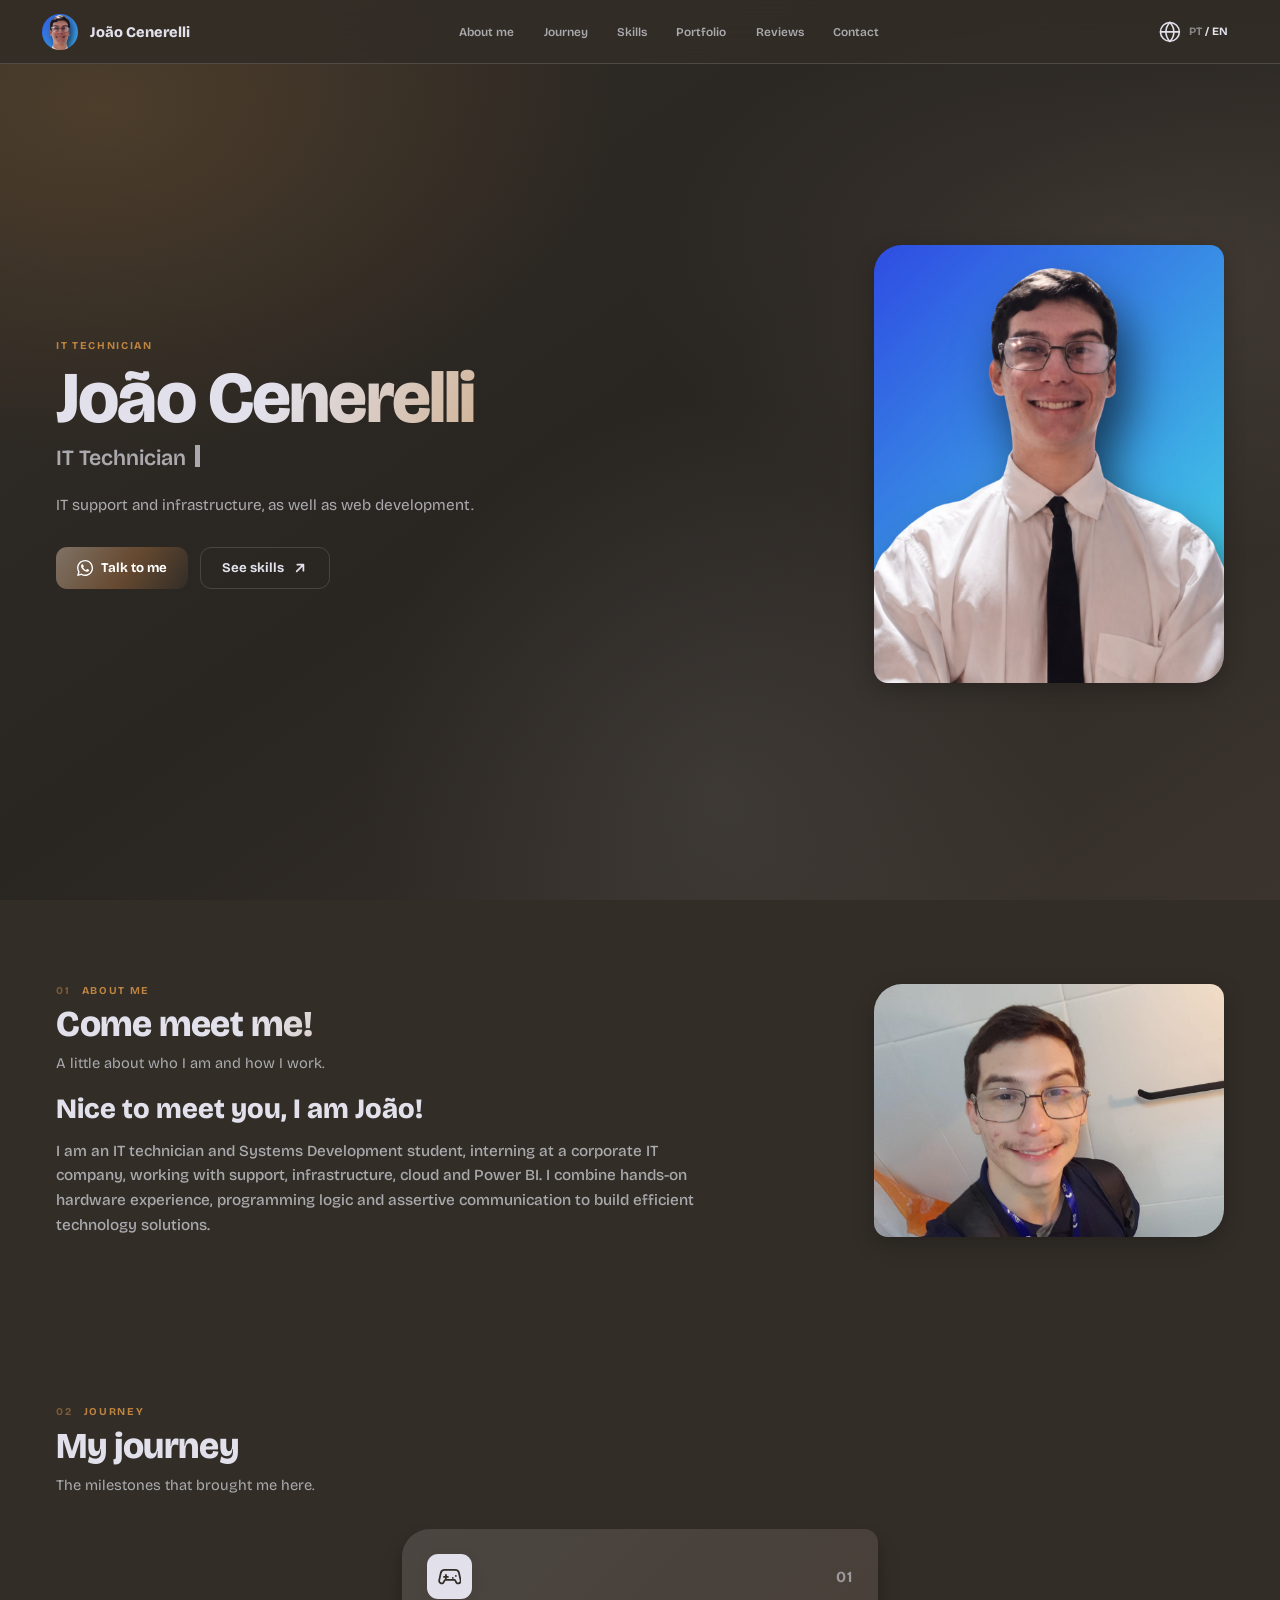
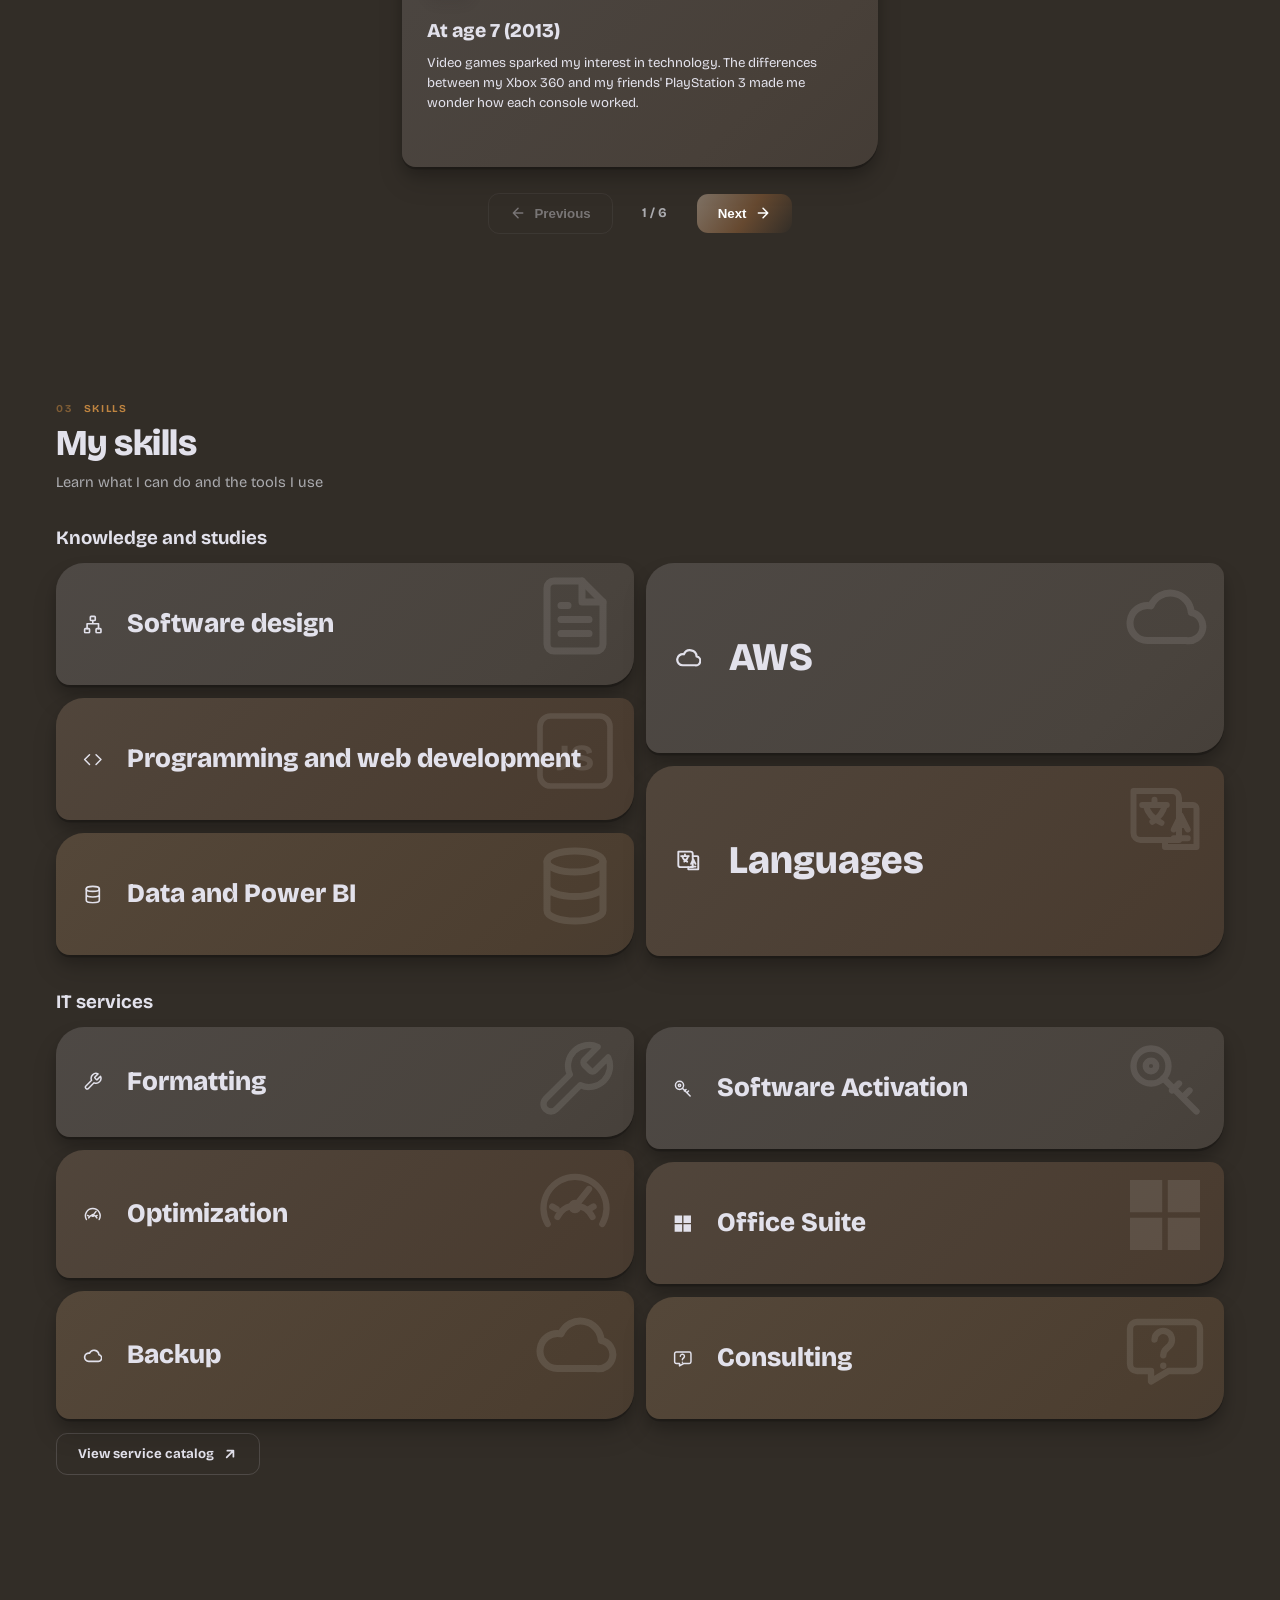
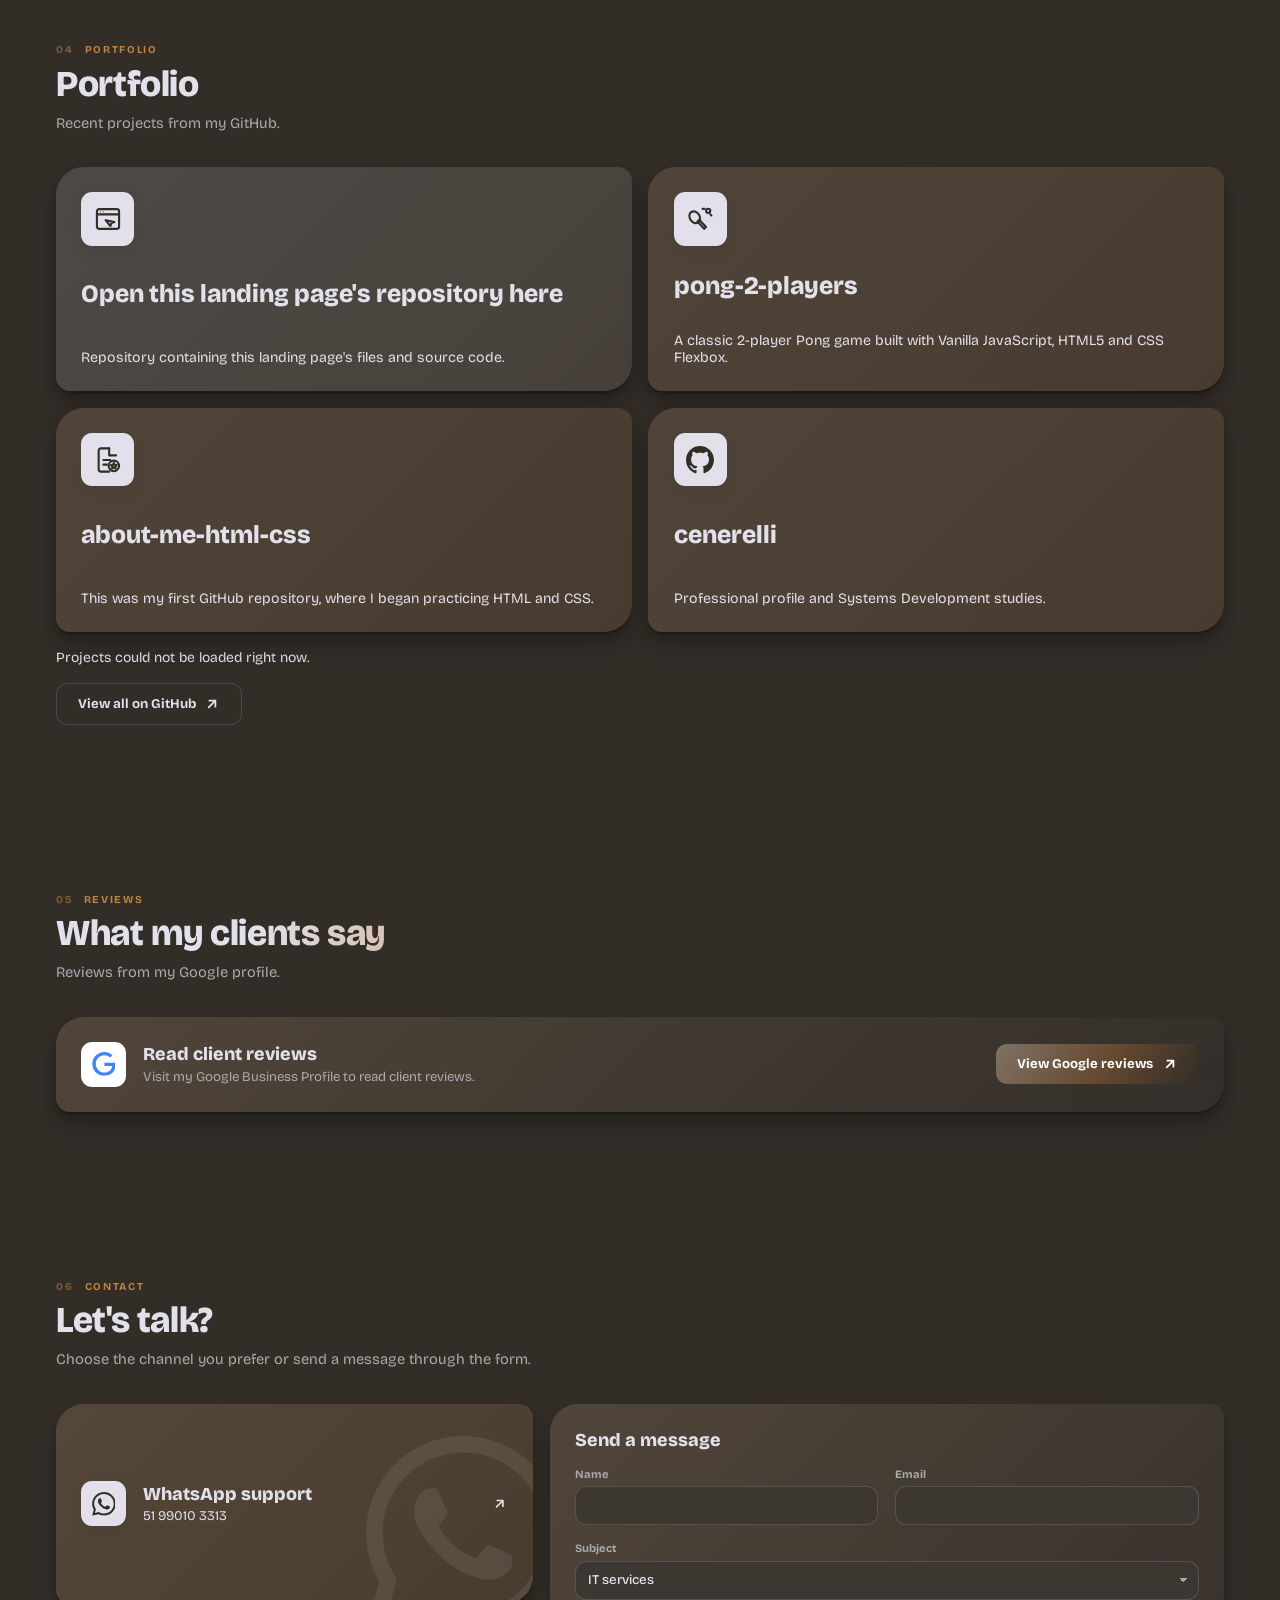
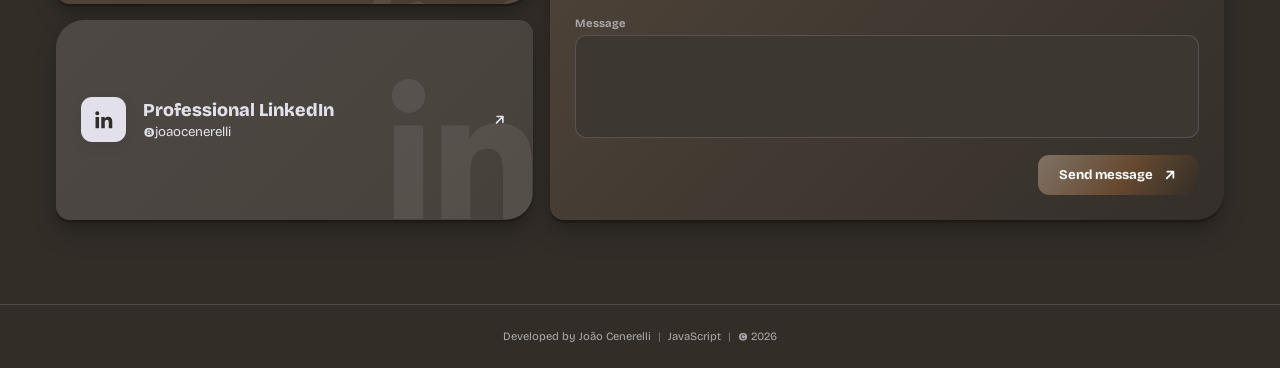
<file: index.html>
<!doctype html>
<html lang="pt-BR" data-theme="dark">
  <head>
    <meta charset="UTF-8" />
    <meta name="viewport" content="width=device-width, initial-scale=1, minimum-scale=1, maximum-scale=1, user-scalable=no" />
    <title>João Cenerelli | Técnico de Informática</title>
    <link rel="icon" type="image/png" sizes="32x32" href="assets/favicon-32x32.png" />
    <link rel="icon" type="image/png" sizes="48x48" href="assets/favicon-48x48.png" />
    <link rel="icon" type="image/png" sizes="192x192" href="assets/favicon-192x192.png" />
    <link rel="shortcut icon" href="assets/favicon.ico" />
    <link rel="apple-touch-icon" href="assets/apple-touch-icon.png" />
    <link rel="preload" href="fonts/BricolageGrotesque-Variable.ttf" as="font" type="font/ttf" crossorigin />
    <link rel="stylesheet" href="css/style.css?v=20261127-1" />
  </head>
  <body>
    <div id="conteudo-site">
      <div class="progresso-rolagem" id="progresso-rolagem"></div>

      <header class="barra-navegacao" id="barra-navegacao">
        <a class="marca" href="#inicio" data-goto="inicio">
          <img class="foto-marca" src="assets/avatar.jpg" alt="Foto de João Cenerelli" data-i18n-alt="profile.alt" decoding="async" />
          <span>João Cenerelli</span>
        </a>
        <nav class="links-navegacao" aria-label="Seções" data-i18n-aria="nav.aria">
          <a href="#sobre" data-goto="sobre">
            <svg class="icone-nav" aria-hidden="true"><use href="assets/icones.svg?v=20261122-3#icone-usuario" /></svg>
            <span data-i18n="nav.about">Sobre mim</span>
          </a>
          <a href="#trajetoria" data-goto="trajetoria">
            <svg class="icone-nav" aria-hidden="true"><use href="assets/icones.svg?v=20261122-3#icone-bandeira" /></svg>
            <span data-i18n="nav.journey">Trajetória</span>
          </a>
          <a href="#competencias" data-goto="competencias">
            <svg class="icone-nav" aria-hidden="true"><use href="assets/icones.svg?v=20261122-3#icone-codigo" /></svg>
            <span data-i18n="nav.skills">Competências</span>
          </a>
          <a href="#portfolio" data-goto="portfolio">
            <svg class="icone-nav" aria-hidden="true"><use href="assets/icones.svg?v=20261122-3#icone-pasta-trabalho" /></svg>
            <span data-i18n="nav.portfolios">Portfólio</span>
          </a>
          <a href="#avaliacoes" data-goto="avaliacoes">
            <svg class="icone-nav" aria-hidden="true"><use href="assets/icones.svg?v=20261122-3#icone-estrela" /></svg>
            <span data-i18n="nav.reviews">Avaliações</span>
          </a>
          <a href="#contato" data-goto="contato">
            <svg class="icone-nav" aria-hidden="true"><use href="assets/icones.svg?v=20261122-3#icone-mensagem" /></svg>
            <span data-i18n="nav.contact">Contato</span>
          </a>
        </nav>
        <div class="controles-navegacao">
          <button id="alternar-idioma" class="botao-cabecalho" type="button" aria-label="Mudar idioma" data-i18n-aria="language.aria">
            <svg class="icone-terra" viewBox="0 0 24 24" aria-hidden="true">
              <circle cx="12" cy="12" r="9.5" />
              <path d="M2.5 12h19" />
              <path d="M12 2.5c2.6 2.6 4 5.9 4 9.5s-1.4 6.9-4 9.5c-2.6-2.6-4-5.9-4-9.5s1.4-6.9 4-9.5z" />
            </svg>
            <span class="rotulo-idioma">
              <span class="opcao-idioma" data-language="pt">PT</span>
              /
              <span class="opcao-idioma" data-language="en">EN</span>
            </span>
          </button>
        </div>
      </header>
      <main>
        <section id="inicio" class="tela inicio">
          <div class="conteiner grade grade-inicio" id="conteudo-inicio">
            <div class="texto-inicio coluna-7">
              <p class="rotulo-secao"><span data-i18n="profile.role">Técnico de Informática</span></p>
              <h1>João Cenerelli</h1>
              <p class="funcao-inicio">
                <span id="funcao-digitada-inicio"></span>
                <i class="indicador"></i>
              </p>
              <p class="introducao-inicio" data-i18n="hero.lead">Suporte e infraestrutura de TI, além de desenvolvimento web.</p>
              <div class="acoes-inicio">
                <a class="botao botao-principal" data-whatsapp href="https://wa.me/5551990103313?text=Ol%C3%A1%2C%20Jo%C3%A3o%21%20Encontrei%20seu%20site%20e%20gostaria%20de%20saber%20mais%20sobre%20seus%20servi%C3%A7os." target="_blank" rel="noopener noreferrer">
                  <svg><use href="assets/icones.svg?v=20261122-3#icone-whatsapp" /></svg>
                  <span data-i18n="hero.cta1">Fale comigo</span>
                </a>
                <a class="botao botao-secundario" href="#competencias" data-goto="competencias">
                  <span data-i18n="hero.cta2">Ver competências</span>
                  <svg><use href="assets/icones.svg?v=20261122-3#icone-seta" /></svg>
                </a>
              </div>
            </div>
            <div class="visual-inicio coluna-5">
              <img class="foto-inicio" src="assets/hero.jpg" alt="Foto de João Cenerelli" data-i18n-alt="profile.alt" fetchpriority="high" decoding="async" />
            </div>
          </div>
          <a class="dica-rolagem" href="#sobre" data-goto="sobre">
            <span data-i18n="hero.scroll">Role para explorar</span>
            <i></i>
          </a>
        </section>

        <section id="sobre" class="tela secao">
          <div class="conteiner">
            <div class="grade grade-sobre">
              <div class="sobre-conteudo coluna-7">
                <div class="cabecalho-secao cabecalho-secao-sobre">
                  <p class="rotulo-secao">
                    <span>01</span>
                    <span data-i18n="nav.about">Sobre mim</span>
                  </p>
                  <h2 data-i18n="about.title">Venha me conhecer!</h2>
                  <p class="subtitulo-secao" data-i18n="about.subtitle">Um pouco sobre quem eu sou e como eu trabalho.</p>
                </div>
                <h3 class="titulo-destaque-sobre" data-i18n="about.headline">Prazer, eu sou o João!</h3>
                <p class="introducao-sobre" data-i18n="about.lead">Sou técnico de informática e estudante de Desenvolvimento de Sistemas, com estágio em uma empresa de TI corporativo, atuando com suporte, infraestrutura, nuvem e Power BI. Aos 20 anos, uno a experiência prática com hardware, a lógica da programação e uma comunicação assertiva para criar soluções tecnológicas eficientes.</p>
              </div>
              <button id="voltar-topo" class="voltar-topo" type="button" aria-label="Voltar ao topo" data-i18n-aria="top.aria">
                <svg aria-hidden="true"><use href="assets/icones.svg?v=20261122-3#icone-seta-cima" /></svg>
              </button>
              <div class="visual-sobre coluna-5">
                <img class="foto-sobre" src="assets/about.jpg" alt="João Cenerelli sorrindo" data-i18n-alt="about.photo.alt" loading="lazy" decoding="async" />
              </div>
            </div>
          </div>
        </section>

        <section id="trajetoria" class="tela secao">
          <div class="conteiner">
            <div class="cabecalho-secao">
              <p class="rotulo-secao">
                <span>02</span>
                <span data-i18n="nav.journey">Trajetória</span>
              </p>
              <h2 data-i18n="journey.title">Minha trajetória</h2>
              <p class="subtitulo-secao" data-i18n="journey.subtitle">Os marcos que me trouxeram até aqui.</p>
            </div>
            <div class="carrossel-trajetoria">
              <div class="trilho-trajetoria">
                <article class="cartao-trajetoria ativo" tabindex="0" data-tilt="3">
                  <div class="topo-trajetoria">
                    <span class="bloco-icone">
                      <svg><use href="assets/icones.svg?v=20261122-3#icone-controle" /></svg>
                    </span>
                    <span class="indice-trajetoria">01</span>
                  </div>
                  <h3 data-i18n="about.m1.title">Aos 7 anos</h3>
                  <p data-i18n="about.m1.text">Os videogames despertaram meu interesse por tecnologia. A diferença entre meu Xbox 360 e o PlayStation 3 dos meus amigos me fazia querer entender como cada um funcionava.</p>
                </article>
                <article class="cartao-trajetoria" tabindex="0" data-tilt="3">
                  <div class="topo-trajetoria">
                    <span class="bloco-icone">
                      <svg><use href="assets/icones.svg?v=20261122-3#icone-processador" /></svg>
                    </span>
                    <span class="indice-trajetoria">02</span>
                  </div>
                  <h3 data-i18n="about.m2.title">Hardware na prática</h3>
                  <p data-i18n="about.m2.text">Mais tarde, comecei a pesquisar sobre hardware, benchmarks e arquitetura de computadores. Aprendi a montar e formatar computadores por conta própria e transformei esse conhecimento no meu serviço autônomo, a Cenerelli Informática.</p>
                </article>
                <article class="cartao-trajetoria" tabindex="0" data-tilt="3">
                  <div class="topo-trajetoria">
                    <span class="bloco-icone">
                      <svg><use href="assets/icones.svg?v=20261122-3#icone-codigo" /></svg>
                    </span>
                    <span class="indice-trajetoria">03</span>
                  </div>
                  <h3 data-i18n="about.m3.title">Programação</h3>
                  <p data-i18n="about.m3.text">Descubro a programação e entro no curso Técnico em Desenvolvimento de Sistemas do Senac.</p>
                </article>
                <article class="cartao-trajetoria" tabindex="0" data-tilt="3">
                  <div class="topo-trajetoria">
                    <span class="bloco-icone">
                      <svg><use href="assets/icones.svg?v=20261122-3#icone-pasta-trabalho" /></svg>
                    </span>
                    <span class="indice-trajetoria">04</span>
                  </div>
                  <h3 data-i18n="about.m4.title">Estágio em TI</h3>
                  <p data-i18n="about.m4.text">Para aplicar a teoria na prática, conquisto um estágio em uma empresa MSP de TI corporativo, onde atuo com suporte, infraestrutura, nuvem e dashboards em Power BI.</p>
                </article>
                <article class="cartao-trajetoria" tabindex="0" data-tilt="3">
                  <div class="topo-trajetoria">
                    <span class="bloco-icone">
                      <svg><use href="assets/icones.svg?v=20261122-3#icone-paleta" /></svg>
                    </span>
                    <span class="indice-trajetoria">05</span>
                  </div>
                  <h3 data-i18n="about.m5.title">CenerelliDesigner</h3>
                  <p data-i18n="about.m5.text">Em paralelo, exploro o lado criativo criando identidades visuais sob a marca CenerelliDesigner.</p>
                </article>
                <article class="cartao-trajetoria" tabindex="0" data-tilt="3">
                  <div class="topo-trajetoria">
                    <span class="bloco-icone">
                      <svg><use href="assets/icones.svg?v=20261122-3#icone-microfone" /></svg>
                    </span>
                    <span class="indice-trajetoria">06</span>
                  </div>
                  <h3 data-i18n="about.m6.title">Desde os 16 anos</h3>
                  <p data-i18n="about.m6.text">Desenvolvo soft skills de liderança, oratória e gestão de pessoas através da participação ativa em uma ordem juvenil.</p>
                </article>
              </div>
              <div class="controles-trajetoria">
                <button id="trajetoria-anterior" class="botao botao-secundario" type="button">
                  <svg class="seta-voltar" aria-hidden="true"><use href="assets/icones.svg?v=20261122-3#icone-seta-direita" /></svg>
                  <span data-i18n="journey.prev">Anterior</span>
                </button>
                <span id="trajetoria-contador" class="contador-trajetoria" aria-live="polite">1 / 6</span>
                <button id="trajetoria-proximo" class="botao botao-principal" type="button">
                  <span id="trajetoria-proximo-texto">Próximo</span>
                  <svg class="icone-proximo" aria-hidden="true"><use href="assets/icones.svg?v=20261122-3#icone-seta-direita" /></svg>
                  <svg class="icone-reiniciar" aria-hidden="true"><use href="assets/icones.svg?v=20261122-3#icone-reiniciar" /></svg>
                </button>
              </div>
            </div>
          </div>
        </section>

        <section id="competencias" class="tela secao secao-alternada">
          <div class="conteiner">
            <div class="cabecalho-secao">
              <p class="rotulo-secao">
                <span>03</span>
                <span data-i18n="nav.skills">Competências</span>
              </p>
              <h2 data-i18n="skills.title">Minhas competências</h2>
              <p class="subtitulo-secao" data-i18n="skills.subtitle">Conheça o que eu sei fazer e as ferramentas que uso</p>
            </div>
            <div class="grupo-competencias">
              <h3 class="titulo-grupo-competencias" data-i18n="skills.group.knowledge">Conhecimentos e estudos</h3>
              <div class="lista-competencias">
                <div class="coluna-competencias">
              <div class="linha-competencia" tabindex="0" data-tilt="3">
                <svg class="marca-dagua"><use href="assets/icones.svg?v=20261122-3#icone-documento" /></svg>
                <div class="cabecalho-competencia">
                  <span class="bloco-icone">
                    <svg><use href="assets/icones.svg?v=20261122-3#icone-diagrama" /></svg>
                  </span>
                  <h3 data-i18n="skills.software.title">Projeto de software</h3>
                </div>
                <div class="corpo-competencia competencia-descricao-reduzida">
                  <p data-i18n="skills.software.p1">Modelagem e documentação de sistemas: levantamento de requisitos funcionais e não funcionais, definição de regras de negócio e elaboração de diagramas UML e casos de uso.</p>
                  <p data-i18n="skills.software.p2">Conteúdo estudado e concluído no curso Técnico em Desenvolvimento de Sistemas do Senac, que sigo cursando.</p>
                </div>
                <button class="botao botao-secundario botao-detalhes-competencia" type="button" aria-haspopup="dialog" data-i18n="skills.details.cta">Ver descrição</button>
              </div>
              <div class="linha-competencia" tabindex="0" data-tilt="3">
                <svg class="marca-dagua"><use href="assets/icones.svg?v=20261122-3#icone-javascript" /></svg>
                <div class="cabecalho-competencia">
                  <span class="bloco-icone">
                    <svg><use href="assets/icones.svg?v=20261122-3#icone-codigo" /></svg>
                  </span>
                  <h3 data-i18n="skills.web.title">Programação e desenvolvimento web</h3>
                </div>
                <div class="corpo-competencia competencia-descricao-reduzida">
                  <p data-i18n="skills.web.p1">Desenvolvimento de sites e sistemas web com JavaScript, HTML e CSS, com versionamento de código em Git e GitHub e organização de projetos web.</p>
                  <p data-i18n="skills.web.p2">Certificado de 200 horas em programação e desenvolvimento web, em aprofundamento no curso Técnico em Desenvolvimento de Sistemas do Senac.</p>
                </div>
                <button class="botao botao-secundario botao-detalhes-competencia" type="button" aria-haspopup="dialog" data-i18n="skills.details.cta">Ver descrição</button>
              </div>
              <div class="linha-competencia" tabindex="0" data-tilt="3">
                <svg class="marca-dagua"><use href="assets/icones.svg?v=20261122-3#icone-banco-dados" /></svg>
                <div class="cabecalho-competencia">
                  <span class="bloco-icone">
                    <svg><use href="assets/icones.svg?v=20261122-3#icone-banco-dados" /></svg>
                  </span>
                  <h3 data-i18n="skills.data.title">Dados e Power BI</h3>
                </div>
                <div class="corpo-competencia competencia-descricao-reduzida">
                  <p data-i18n="skills.data.p1">Fundamentos de banco de dados e criação de dashboards em Power BI para análise de dados, aplicados na rotina do meu estágio.</p>
                  <p data-i18n="skills.data.p2">Certificado em fundamentos de banco de dados pela Fundação Bradesco, com módulo de banco de dados em andamento no Senac e evolução contínua em análise de dados.</p>
                </div>
                <button class="botao botao-secundario botao-detalhes-competencia" type="button" aria-haspopup="dialog" data-i18n="skills.details.cta">Ver descrição</button>
              </div>
                </div>
                <div class="coluna-competencias">
              <div class="linha-competencia competencia-destaque" tabindex="0" data-tilt="3">
                <svg class="marca-dagua"><use href="assets/icones.svg?v=20261122-3#icone-nuvem" /></svg>
                <div class="cabecalho-competencia">
                  <span class="bloco-icone">
                    <svg><use href="assets/icones.svg?v=20261122-3#icone-nuvem" /></svg>
                  </span>
                  <h3 data-i18n="skills.cloud.title">AWS</h3>
                </div>
                <div class="corpo-competencia competencia-destaque-descricao">
                  <p data-i18n="skills.cloud.p1">Conceitos de computação em nuvem com Amazon Web Services, incluindo a organização da infraestrutura em zonas de disponibilidade e regiões.</p>
                  <p data-i18n="skills.cloud.p2">Curso Amazon sobre computação em nuvem, em andamento.</p>
                </div>
                <button class="botao botao-secundario botao-detalhes-competencia" type="button" aria-haspopup="dialog" data-i18n="skills.details.cta">Ver descrição</button>
              </div>
              <div class="linha-competencia competencia-destaque" tabindex="0" data-tilt="3">
                <svg class="marca-dagua"><use href="assets/icones.svg?v=20261122-3#icone-google-tradutor" /></svg>
                <div class="cabecalho-competencia">
                  <span class="bloco-icone">
                    <svg><use href="assets/icones.svg?v=20261122-3#icone-google-tradutor" /></svg>
                  </span>
                  <h3 data-i18n="skills.languages.title">Idiomas</h3>
                </div>
                <div class="corpo-competencia competencia-destaque-descricao competencia-texto-compacto"><p data-i18n="skills.languages.p1">Inglês em nível avançado, com certificado TOEFL ITP, e espanhol em nível básico.</p></div>
                <button class="botao botao-secundario botao-detalhes-competencia" type="button" aria-haspopup="dialog" data-i18n="skills.details.cta">Ver descrição</button>
              </div>
                </div>
            </div>
            </div>
            <div class="grupo-competencias">
              <h3 class="titulo-grupo-competencias" data-i18n="skills.group.it">Serviços de TI</h3>
              <div class="lista-competencias">
                <div class="coluna-competencias">
                <div class="linha-competencia" tabindex="0" data-tilt="3">
                  <svg class="marca-dagua"><use href="assets/icones.svg?v=20261122-3#icone-ferramenta" /></svg>
                  <div class="cabecalho-competencia"><span class="bloco-icone"><svg><use href="assets/icones.svg?v=20261122-3#icone-ferramenta" /></svg></span><h3 data-i18n="svc.formatting.title">Formatação</h3></div>
                  <div class="corpo-competencia competencia-descricao-reduzida"><p data-i18n="svc.formatting.text">Instalação limpa do Windows 10 ou 11, com drivers atualizados, atualizações de segurança e programas essenciais. Se necessário, seus arquivos podem ser salvos e restaurados pelo serviço de backup.</p></div>
                  <button class="botao botao-secundario botao-detalhes-competencia" type="button" aria-haspopup="dialog" data-i18n="skills.details.cta">Ver descrição</button>
                </div>
                <div class="linha-competencia" tabindex="0" data-tilt="3">
                  <svg class="marca-dagua"><use href="assets/icones.svg?v=20261122-3#icone-velocimetro" /></svg>
                  <div class="cabecalho-competencia"><span class="bloco-icone"><svg><use href="assets/icones.svg?v=20261122-3#icone-velocimetro" /></svg></span><h3 data-i18n="svc.optimization.title">Otimização</h3></div>
                  <div class="corpo-competencia competencia-texto-compacto"><p data-i18n="svc.optimization.text">Removo arquivos e programas desnecessários, ajusto a inicialização e reviso o hardware para ajudar o computador a funcionar com mais rapidez.</p></div>
                  <button class="botao botao-secundario botao-detalhes-competencia" type="button" aria-haspopup="dialog" data-i18n="skills.details.cta">Ver descrição</button>
                </div>
                <div class="linha-competencia" tabindex="0" data-tilt="3">
                  <svg class="marca-dagua"><use href="assets/icones.svg?v=20261122-3#icone-nuvem" /></svg>
                  <div class="cabecalho-competencia"><span class="bloco-icone"><svg><use href="assets/icones.svg?v=20261122-3#icone-nuvem" /></svg></span><h3 data-i18n="svc.backup.title">Backup</h3></div>
                  <div class="corpo-competencia competencia-texto-compacto"><p data-i18n="svc.backup.text">Cópia de segurança dos seus arquivos importantes em HD externo ou nuvem, para você não perder fotos e documentos.</p></div>
                  <button class="botao botao-secundario botao-detalhes-competencia" type="button" aria-haspopup="dialog" data-i18n="skills.details.cta">Ver descrição</button>
                </div>
                </div>
                <div class="coluna-competencias">
                <div class="linha-competencia" tabindex="0" data-tilt="3">
                  <svg class="marca-dagua"><use href="assets/icones.svg?v=20261122-3#icone-chave" /></svg>
                  <div class="cabecalho-competencia"><span class="bloco-icone"><svg><use href="assets/icones.svg?v=20261122-3#icone-chave" /></svg></span><h3 data-i18n="svc.activation.title">Ativação de Software</h3></div>
                  <div class="corpo-competencia competencia-texto-compacto"><p data-i18n="svc.activation.text">Ativação do Windows e de programas, deixando o sistema regularizado e sem avisos de ativação.</p></div>
                  <button class="botao botao-secundario botao-detalhes-competencia" type="button" aria-haspopup="dialog" data-i18n="skills.details.cta">Ver descrição</button>
                </div>
                <div class="linha-competencia" tabindex="0" data-tilt="3">
                  <svg class="marca-dagua"><use href="assets/icones.svg?v=20261122-3#icone-microsoft" /></svg>
                  <div class="cabecalho-competencia"><span class="bloco-icone"><svg><use href="assets/icones.svg?v=20261122-3#icone-microsoft" /></svg></span><h3 data-i18n="svc.office.title">Pacote Office</h3></div>
                  <div class="corpo-competencia competencia-texto-compacto"><p data-i18n="svc.office.text">Instalação e configuração do Word, Excel e PowerPoint, com ajuda para começar a usar e manter tudo atualizado.</p></div>
                  <button class="botao botao-secundario botao-detalhes-competencia" type="button" aria-haspopup="dialog" data-i18n="skills.details.cta">Ver descrição</button>
                </div>
                <div class="linha-competencia" tabindex="0" data-tilt="3">
                  <svg class="marca-dagua"><use href="assets/icones.svg?v=20261122-3#icone-faq" /></svg>
                  <div class="cabecalho-competencia"><span class="bloco-icone"><svg><use href="assets/icones.svg?v=20261122-3#icone-faq" /></svg></span><h3 data-i18n="svc.consulting.title">Consultoria</h3></div>
                  <div class="corpo-competencia"><p data-i18n="svc.consulting.text">Tiro dúvidas, ajudo a resolver problemas de TI e oriento na escolha de computadores, peças e softwares conforme sua necessidade e orçamento.</p></div>
                  <button class="botao botao-secundario botao-detalhes-competencia" type="button" aria-haspopup="dialog" data-i18n="skills.details.cta">Ver descrição</button>
                </div>
                </div>
              </div>
              <a class="botao botao-secundario catalogo-servicos" href="https://drive.google.com/drive/folders/1i7R2FoVgpDLyHtwSXhsw_O9009cAZOEC" target="_blank" rel="noopener noreferrer">
                <span data-i18n="drive.title">Confira meus serviços de t.i</span>
                <svg aria-hidden="true"><use href="assets/icones.svg?v=20261122-3#icone-seta" /></svg>
              </a>
            </div>
          </div>
        </section>

        <section id="portfolio" class="tela secao secao-alternada">
          <div class="conteiner">
            <div class="cabecalho-secao">
              <p class="rotulo-secao">
                <span>04</span>
                <span data-i18n="nav.portfolios">Portfólio</span>
              </p>
              <h2 data-i18n="portfolios.title">Portfólio</h2>
              <p class="subtitulo-secao" data-i18n="portfolios.subtitle">Conheça meus projetos de desenvolvimento.</p>
            </div>
            <div id="projetos-github" class="duas-colunas grade-projetos" aria-live="polite" aria-busy="true">
              <a class="cartao-link grande" href="https://github.com/Cenerelli/cenerelli.github.io" target="_blank" rel="noopener noreferrer">
                <span class="bloco-icone"><svg aria-hidden="true"><use href="assets/icones.svg?v=20261122-3#icone-site" /></svg></span>
                <h3 data-i18n="projects.landing.title">Acesse o repositório dessa landingpage clicando aqui</h3>
                <p data-i18n="projects.landing.description">Repositório com os arquivos e o código-fonte desta landing page.</p>
              </a>
              <a class="cartao-link grande projeto-pong" href="https://github.com/Cenerelli/pong-2-players" target="_blank" rel="noopener noreferrer">
                <span class="bloco-icone"><svg aria-hidden="true"><use href="assets/icones.svg?v=20261122-3#icone-pingpong" /></svg></span>
                <h3>pong-2-players</h3>
                <p data-i18n="projects.pong.description">Um jogo clássico de Pong para 2 jogadores desenvolvido com Vanilla JavaScript, HTML5 e CSS Flexbox.</p>
              </a>
              <a class="cartao-link grande projeto-primeiro" href="https://github.com/Cenerelli/about-me-html-css" target="_blank" rel="noopener noreferrer">
                <span class="bloco-icone"><svg aria-hidden="true"><use href="assets/icones.svg?v=20261122-3#icone-primeiro-projeto" /></svg></span>
                <h3>about-me-html-css</h3>
                <p data-i18n="projects.about.description">Este foi meu primeiro repositório no GitHub, onde comecei a praticar HTML e CSS.</p>
              </a>
              <a class="cartao-link grande" href="https://github.com/Cenerelli/cenerelli" target="_blank" rel="noopener noreferrer">
                <span class="bloco-icone"><svg aria-hidden="true"><use href="assets/icones.svg?v=20261122-3#icone-github" /></svg></span>
                <h3>cenerelli</h3>
                <p data-i18n="projects.profile.description">Perfil profissional e estudos em Desenvolvimento de Sistemas.</p>
              </a>
            </div>
            <a class="botao botao-secundario projetos-github-link" href="https://github.com/Cenerelli" target="_blank" rel="noopener noreferrer">
              <span data-i18n="projects.viewAll">Ver todos no GitHub</span>
              <svg><use href="assets/icones.svg?v=20261122-3#icone-seta" /></svg>
            </a>
          </div>
        </section>

        <section id="avaliacoes" class="tela secao">
          <div class="conteiner">
            <div class="cabecalho-secao">
              <p class="rotulo-secao">
                <span>05</span>
                <span data-i18n="nav.reviews">Avaliações</span>
              </p>
              <h2 data-i18n="reviews.title">Avalie meus serviços</h2>
              <p class="subtitulo-secao" data-i18n="reviews.subtitle">Acesse minha página do Google e me dê seu feedback</p>
            </div>
            <div class="grade">
              <div class="resumo-avaliacoes coluna-12">
                <svg class="marca-dagua" aria-hidden="true"><use href="assets/icones.svg?v=20261122-3#icone-google" /></svg>
                <span class="bloco-icone colorido">
                  <svg><use href="assets/icones.svg?v=20261122-3#icone-google" /></svg>
                </span>
                <div class="informacao-cartao">
                  <h3 data-i18n="reviews.summary">Consulte as avaliações dos clientes</h3>
                  <p class="linha-avaliacao" data-i18n="reviews.invite">Acesse meu perfil no Google para ler as avaliações deixadas pelos meus clientes.</p>
                </div>
                <a class="botao botao-principal" href="https://www.google.com/maps/place//@-29.9160182,-51.1795255,13z/data=!3m1!4b1!4m3!3m2!1s0xb903e7d4a95fa53:0x90d0a6716f09ca8f!12e1?entry=ttu&amp;g_ep=EgoyMDI2MTAyMC4wIKXMDSoASAFQAw%3D%3D" target="_blank" rel="noopener noreferrer">
                  <span data-i18n="reviews.rate">Ver avaliações no Google</span>
                  <svg><use href="assets/icones.svg?v=20261122-3#icone-seta" /></svg>
                </a>
              </div>
            </div>
          </div>
        </section>

        <section id="contato" class="tela secao secao-alternada">
          <div class="conteiner">
            <div class="cabecalho-secao">
              <p class="rotulo-secao">
                <span>06</span>
                <span data-i18n="nav.contact">Contato</span>
              </p>
              <h2 data-i18n="contact.title">Vamos conversar?</h2>
              <p class="subtitulo-secao" data-i18n="contact.subtitle">Escolha o canal de sua preferência e fale comigo.</p>
            </div>
            <div class="grade">
              <div class="links-contato coluna-5">
                <a class="cartao-link linha" data-whatsapp data-tilt="3" href="https://wa.me/5551990103313?text=Ol%C3%A1%2C%20Jo%C3%A3o%21%20Encontrei%20seu%20site%20e%20gostaria%20de%20saber%20mais%20sobre%20seus%20servi%C3%A7os." target="_blank" rel="noopener noreferrer">
                  <svg class="marca-dagua" aria-hidden="true"><use href="assets/icones.svg?v=20261122-3#icone-whatsapp" /></svg>
                  <span class="bloco-icone">
                    <svg><use href="assets/icones.svg?v=20261122-3#icone-whatsapp" /></svg>
                  </span>
                  <div class="texto-cartao">
                    <h3 data-i18n="whatsapp.title">Atendimento via WhatsApp</h3>
                    <p>51 99010 3313</p>
                  </div>
                  <span class="chamada-acao">
                    <svg><use href="assets/icones.svg?v=20261122-3#icone-seta" /></svg>
                  </span>
                </a>
                <a class="cartao-link linha" data-tilt="3" href="https://www.linkedin.com/in/joaocenerelli" target="_blank" rel="noopener noreferrer">
                  <svg class="marca-dagua" aria-hidden="true"><use href="assets/icones.svg?v=20261122-3#icone-linkedin" /></svg>
                  <span class="bloco-icone">
                    <svg><use href="assets/icones.svg?v=20261122-3#icone-linkedin" /></svg>
                  </span>
                  <div class="texto-cartao">
                    <h3 data-i18n="linkedin.title">LinkedIn Profissional</h3>
                    <p>@joaocenerelli</p>
                  </div>
                  <span class="chamada-acao">
                    <svg><use href="assets/icones.svg?v=20261122-3#icone-seta" /></svg>
                  </span>
                </a>
              </div>
              <form class="formulario-contato coluna-7" id="formulario-contato" action="https://formsubmit.co/ajax/comercialcenerelli@gmail.com" method="POST" novalidate>
                <h3 data-i18n="form.title">Envie uma mensagem</h3>
                <div class="linha-formulario">
                  <label class="campo">
                    <span data-i18n="form.name">Nome</span>
                    <input type="text" name="name" id="campo-nome" autocomplete="name" />
                  </label>
                  <label class="campo">
                    <span data-i18n="form.email">E-mail</span>
                    <input type="email" name="email" id="campo-email" autocomplete="email" />
                  </label>
                </div>
                <label class="campo">
                  <span data-i18n="form.subject">Assunto</span>
                  <select name="subject" id="campo-assunto"></select>
                </label>
                <label class="campo">
                  <span data-i18n="form.message">Mensagem</span>
                  <textarea name="message" id="campo-mensagem" rows="5"></textarea>
                </label>
                <input type="hidden" name="_subject" value="Novo contato pelo site" />
                <input type="hidden" name="_template" value="table" />
                <input type="hidden" name="_captcha" value="false" />
                <input type="text" name="_honey" style="display:none" tabindex="-1" autocomplete="off" />
                <div class="rodape-formulario">
                  <p class="estado-formulario" id="estado-formulario" role="status"></p>
                  <button class="botao botao-principal" type="submit">
                    <span data-i18n="form.send">Enviar mensagem</span>
                    <svg><use href="assets/icones.svg?v=20261122-3#icone-seta" /></svg>
                  </button>
                </div>
              </form>
            </div>
          </div>
        </section>
      </main>

      <dialog class="modal-detalhe" id="modal-detalhe-mobile" aria-labelledby="titulo-detalhe-mobile">
        <div class="modal-detalhe-conteudo">
          <button class="botao botao-secundario modal-detalhe-fechar" id="fechar-detalhe-mobile" type="button" data-i18n="modal.close">Fechar</button>
          <h2 id="titulo-detalhe-mobile"></h2>
          <div id="texto-detalhe-mobile"></div>
        </div>
      </dialog>

      <footer class="rodape">
        <span class="texto-rodape" data-i18n="footer.by">Desenvolvido por</span>
        João Cenerelli
        <b>|</b>
        JavaScript
        <b>|</b>
        ©
        <span id="ano-atual">2026</span>
      </footer>
    </div>
    <script src="js/texts.js?v=20261127-1"></script>
    <script src="js/script.js?v=20261127-1"></script>
  </body>
</html>
</file>
<file: css/style.css>
@font-face {
  font-family: "Bricolage Grotesque";
  src: url("../fonts/BricolageGrotesque-Variable.ttf") format("truetype");
  font-weight: 200 800;
  font-stretch: 75% 100%;
  font-display: swap;
}
:root {
  #competencias {
    --altura-competencias: 28rem;
    --altura-cabecalho: 3rem;
  }
  --bg: #ffdbbb;
  --bg-alt: #fff3e8;
  --bg-gradient: radial-gradient(ellipse at 8% 12%, rgba(153, 126, 103, 0.12), transparent 31%), radial-gradient(ellipse at 91% 30%, rgba(204, 190, 177, 0.35), transparent 32%), radial-gradient(ellipse at 56% 88%, rgba(255, 255, 255, 0.28), transparent 35%), linear-gradient(145deg, #ffdbbb 0%, #f6e5d7 48%, #e8d8c8 100%);
  --text: #322d27;
  --muted: #664930;
  --card: #fff3e8;
  --card-top: #fff3e8;
  --card-bottom: #f1dfcf;
  --hairline: rgba(102, 73, 48, 0.18);
  --glass: rgba(255, 243, 232, 0.88);
  --accent: #664930;
  --accent-strong: #664930;
  --accent-secondary: #7f7265;
  --accent-tertiary: #997e67;
  --accent-highlight: #ffdbbb;
  --accent-gradient: linear-gradient(125deg, #997e67 0%, #7f6250 54%, #664930 100%);

  --shadow: 0 0.5rem 1.6rem rgba(68, 48, 32, 0.12);
  --card-ink: #322d27;
  --card-icon-bg: #fff3e8;
  --card-icon-text: #664930;
  --card-shadow: 0 0.18rem 0 rgba(68, 48, 32, 0.14), 0 0.55rem 1rem rgba(68, 48, 32, 0.12), 0 1.1rem 1.8rem rgba(68, 48, 32, 0.09);
  --card-shadow-hover: 0 0.3rem 0 rgba(68, 48, 32, 0.18), 0 1rem 1.6rem rgba(68, 48, 32, 0.16), 0 1.7rem 2.6rem rgba(68, 48, 32, 0.12);

  --card-sunrise: linear-gradient(135deg, #ffdbbb 0%, #f6d5b8 52%, #ecc9ab 100%);
  --card-ocean: linear-gradient(135deg, #fff1e2 0%, #e9d8c9 48%, #ccbeb1 100%);
  --card-orchid: linear-gradient(135deg, #f8e9dc 0%, #e6d3c2 52%, #ccbeb1 100%);
  --card-citrus: linear-gradient(135deg, #ffdbbb 0%, #efd7c2 50%, #d7c6b7 100%);
  --card-candy: linear-gradient(135deg, #f7e6d8 0%, #e5d2c1 50%, #cbbbab 100%);
  --card-sky: linear-gradient(135deg, #fff3e8 0%, #eadbcd 50%, #d3c5b9 100%);
  --card-pong-hover: linear-gradient(135deg, #fff8f0 0%, #ffebd9 52%, #ffe2c4 100%);
  --card-primeiro-hover: linear-gradient(135deg, #fff8f0 0%, #ffebd9 52%, #ffe2c4 100%);

  --cursor-fill: #664930;
  --cursor-outline: #fff3e8;

  --svg-stroke-width: unset;
  --svg-stroke-color: unset;

  --card-border: 0 solid transparent;
  --field-border: 0.06rem solid var(--hairline);
  --primary-button-border: 0 solid transparent;
  --secondary-button-border: 0.06rem solid var(--hairline);
  --header-button-border: 0 solid transparent;
  --card-icon-border: 0 solid transparent;
  --navbar-border: 0.06rem solid var(--hairline);

  --card-radius: 2rem 1rem 2rem 1rem;
  --card-radius-mobile: 1.5rem 0.85rem 1.5rem 0.85rem;
  --radius: 1.2rem;
  --radius-sm: 0.8rem;

  --gap: 1.2rem;
  --pad: 1.8rem;
  --section: 6rem;
  --hover-ease: cubic-bezier(0.22, 1, 0.36, 1);
}
[data-theme="dark"] {
  --bg: #322d27;
  --bg-alt: #292521;
  --bg-gradient: radial-gradient(ellipse at 8% 12%, rgba(191, 132, 64, 0.2), transparent 31%), radial-gradient(ellipse at 91% 30%, rgba(127, 114, 101, 0.22), transparent 32%), radial-gradient(ellipse at 56% 88%, rgba(170, 170, 174, 0.1), transparent 35%), linear-gradient(145deg, #322d27 0%, #292521 48%, #3b342e 100%);
  --text: #e2e1eb;
  --muted: #aaaaae;
  --card: #3d3731;
  --card-top: #50453a;
  --card-bottom: #342f2a;
  --hairline: rgba(226, 225, 235, 0.16);
  --glass: rgba(50, 45, 39, 0.9);
  --accent: #bf8440;
  --accent-strong: #a96f30;
  --accent-secondary: #7f7265;
  --accent-tertiary: #aaaaae;
  --accent-highlight: #e2e1eb;
  --accent-gradient: linear-gradient(125deg, #7f7265 0%, #664930 54%, #322d27 100%);

  --shadow: 0 0.5rem 1.6rem rgba(0, 0, 0, 0.24);
  --card-ink: #e2e1eb;
  --card-icon-bg: #e2e1eb;
  --card-icon-text: #322d27;
  --card-shadow: 0 0.18rem 0 rgba(0, 0, 0, 0.2), 0 0.55rem 1rem rgba(0, 0, 0, 0.18), 0 1.1rem 1.8rem rgba(0, 0, 0, 0.14);
  --card-shadow-hover: 0 0.3rem 0 rgba(0, 0, 0, 0.25), 0 1rem 1.6rem rgba(0, 0, 0, 0.22), 0 1.7rem 2.6rem rgba(0, 0, 0, 0.18);

  --card-sunrise: linear-gradient(135deg, #51463c 0%, #4a3c30 52%, #3b342e 100%);
  --card-ocean: linear-gradient(135deg, #4c4743 0%, #484039 48%, #3b342e 100%);
  --card-orchid: linear-gradient(135deg, #514943 0%, #4b4036 52%, #3b342e 100%);
  --card-citrus: linear-gradient(135deg, #55483a 0%, #4c3e30 50%, #3b342e 100%);
  --card-candy: linear-gradient(135deg, #514640 0%, #4a3e34 50%, #3b342e 100%);
  --card-sky: linear-gradient(135deg, #4e4945 0%, #49433d 50%, #3b342e 100%);
  --card-pong-hover: linear-gradient(135deg, #665746 0%, #62513e 52%, #54483b 100%);
  --card-primeiro-hover: linear-gradient(135deg, #665746 0%, #62513e 52%, #54483b 100%);

  --cursor-fill: #bf8440;
  --cursor-outline: #322d27;
}
* {
  box-sizing: border-box;
  margin: 0;
}
html {
  font-size: clamp(14px, 0.9375vw, 18px);
}
html {
  touch-action: pan-x pan-y;
}
body {
  font-family: "Bricolage Grotesque", system-ui, sans-serif;
  font-size: 1rem;
  background: var(--bg);
  color: var(--text);
  transition:
    background 0.4s,
    color 0.4s;
}
svg {
  fill: currentColor;
}
a {
  color: inherit;
  text-decoration: none;
}
img {
  display: block;
}
.conteiner {
  width: 92rem;
  max-width: calc(100% - 8rem);
  margin: 0 auto;
}

.progresso-rolagem {
  position: fixed;
  top: 0;
  left: 0;
  right: 0;
  z-index: 101;
  height: 0.16rem;
  background: var(--accent);
  transform: scaleX(0);
  transform-origin: left;
}
.barra-navegacao {
  position: fixed;
  top: 0;
  left: 0;
  right: 0;
  z-index: 100;
  height: 4.6rem;
  display: flex;
  align-items: center;
  justify-content: space-between;
  padding: 0 3rem;
  background: var(--glass);
  -webkit-backdrop-filter: blur(1.4rem) saturate(1.6);
  backdrop-filter: blur(1.4rem) saturate(1.6);
  border-bottom: var(--navbar-border);
  transition: background 0.4s;
}
.marca {
  display: flex;
  align-items: center;
  gap: 0.8rem;
  font-size: 1.05rem;
  font-weight: 800;
}
.foto-marca {
  width: 2.6rem;
  height: 2.6rem;
  border-radius: 50%;
  object-fit: cover;
}
.links-navegacao {
  display: flex;
  gap: 0.2rem;
}
.links-navegacao a {
  position: relative;
  padding: 0.6rem 0.95rem;
  border-radius: var(--radius-sm);
  font-size: 0.85rem;
  font-weight: 600;
  color: var(--muted);
  transition:
    color 0.25s,
    background 0.25s;
}
.links-navegacao a:hover {
  color: var(--text);
  background: rgba(127, 114, 101, 0.12);
}
.links-navegacao a.ativo {
  color: var(--text);
}
.links-navegacao a::after {
  content: "";
  position: absolute;
  left: 0.95rem;
  right: 0.95rem;
  bottom: 0.18rem;
  height: 0.14rem;
  border-radius: 1rem;
  background: var(--accent);
  transform: scaleX(0);
  transition: transform 0.3s;
}
.links-navegacao a.ativo::after {
  transform: scaleX(1);
}
.icone-nav {
  display: none;
}
.controles-navegacao {
  display: flex;
  align-items: center;
  gap: 0.4rem;
}
.botao-cabecalho {
  display: flex;
  align-items: center;
  gap: 0.5rem;
  padding: 0.45rem 0.7rem;
  border: var(--header-button-border);
  border-radius: var(--radius-sm);
  background: transparent;
  color: var(--text);
  font:
    700 0.8rem "Bricolage Grotesque",
    sans-serif;
  transition:
    background 0.25s,
    translate 0.25s;
}
.botao-cabecalho:hover {
  background: rgba(127, 114, 101, 0.14);
  translate: 0 -0.1rem;
}
.botao-cabecalho svg {
  width: 1.7rem;
  height: 1.7rem;
}
.opcao-idioma {
  opacity: 0.5;
  transition: opacity 0.25s;
}
.opcao-idioma.ativo {
  opacity: 1;
}

.tela {
  position: relative;
}
.secao {
  padding: 6.5rem 0;
}
.secao-alternada {
  background: var(--bg-alt);
}
.cabecalho-secao {
  max-width: 44rem;
  margin-bottom: 3rem;
}
.rotulo-secao {
  display: flex;
  gap: 0.8rem;
  font-size: 0.75rem;
  font-weight: 700;
  letter-spacing: 0.16em;
  text-transform: uppercase;
  color: var(--accent);
}
.rotulo-secao span:first-child:not(:last-child) {
  opacity: 0.55;
}
.cabecalho-secao h2 {
  margin: 0.6rem 0;
  font-size: 2.6rem;
  font-weight: 800;
  line-height: 1.06;
  letter-spacing: -0.01em;
}
.subtitulo-secao {
  font-size: 1.05rem;
  line-height: 1.5;
  color: var(--muted);
}

.inicio {
  min-height: 100vh;
  display: flex;
  align-items: center;
  padding: 7rem 0 5rem;
  overflow: hidden;
}
.inicio::before {
  content: "";
  position: absolute;
  inset: 0;
  pointer-events: none;
  background: radial-gradient(50rem 32rem at 88% 8%, rgba(47, 111, 220, 0.1), transparent 70%);
}
.grade-inicio {
  position: relative;
  display: grid;
  grid-template-columns: 1.15fr 0.85fr;
  gap: 4rem;
  align-items: center;
}
.inicio h1 {
  margin: 0.7rem 0;
  font-size: 5.2rem;
  font-weight: 800;
  line-height: 1;
  letter-spacing: -0.025em;
}
.funcao-inicio {
  min-height: 2.4rem;
  font-size: 1.55rem;
  font-weight: 600;
  color: var(--muted);
}
.introducao-inicio {
  max-width: 34rem;
  margin: 1.1rem 0 2.1rem;
  font-size: 1.1rem;
  line-height: 1.55;
  color: var(--muted);
}
.acoes-inicio {
  display: flex;
  gap: 0.8rem;
}
.botao {
  display: inline-flex;
  align-items: center;
  gap: 0.6rem;
  padding: 0.85rem 1.5rem;
  border-radius: var(--radius-sm);
  font-size: 0.95rem;
  font-weight: 700;
  transition:
    background 0.25s,
    translate 0.25s,
    color 0.25s;
}
.botao svg {
  width: 1.15rem;
  height: 1.15rem;
  transition: translate 0.25s;
}
.botao:hover svg {
  translate: 0.15rem 0;
}
.botao-principal {
  background: var(--accent-strong);
  border: var(--primary-button-border);
  color: #fff;
}
.botao-principal:hover {
  background: var(--accent);
  translate: 0 -0.12rem;
}
.botao-secundario {
  background: transparent;
  border: var(--secondary-button-border);
  color: var(--text);
}
.botao-secundario:hover {
  background: rgba(127, 114, 101, 0.12);
  translate: 0 -0.12rem;
}
.visual-inicio {
  position: relative;
  justify-self: center;
  width: 25rem;
}
.foto-inicio {
  width: 100%;
  aspect-ratio: 4/5;
  object-fit: cover;
  border-radius: var(--radius);
  box-shadow: var(--shadow);
}
.dica-rolagem {
  position: absolute;
  left: 50%;
  bottom: 1.6rem;
  translate: -50% 0;
  display: grid;
  justify-items: center;
  gap: 0.5rem;
  font-size: 0.72rem;
  font-weight: 600;
  letter-spacing: 0.08em;
  text-transform: uppercase;
  color: var(--muted);
  transition:
    opacity 0.2s ease,
    visibility 0.2s ease;
}
.dica-rolagem i {
  width: 0.14rem;
  height: 2rem;
  border-radius: 1rem;
  background: linear-gradient(var(--accent), transparent);
  animation: scroll-line 1.8s ease-in-out infinite;
}
@keyframes scroll-line {
  0% {
    transform: scaleY(0);
    transform-origin: top;
  }
  50% {
    transform: scaleY(1);
    transform-origin: top;
  }
  51% {
    transform-origin: bottom;
  }
  100% {
    transform: scaleY(0);
    transform-origin: bottom;
  }
}

[data-tilt] {
  transform: perspective(1100px) rotateX(var(--rx, 0deg)) rotateY(var(--ry, 0deg));
  transition:
    scale 0.9s var(--hover-ease),
    transform 0.9s var(--hover-ease);
}
[data-tilt]:hover {
  scale: 1.015;
}
[data-tilt]:active {
  scale: 0.99;
}
.cartao-link {
  position: relative;
  overflow: hidden;
  display: flex;
  flex-direction: column;
  justify-content: space-between;
  gap: 1.2rem;
  padding: 1.7rem;
  border-radius: var(--radius);
  background: var(--card);
  border: 0.06rem solid var(--hairline);
  color: var(--text);
  box-shadow: var(--shadow);
  transition:
    background 0.9s var(--hover-ease),
    color 0.9s var(--hover-ease),
    border-color 0.9s var(--hover-ease),
    scale 0.9s var(--hover-ease),
    transform 0.9s var(--hover-ease);
}
.cartao-link:hover {
  background: var(--accent-strong);
  color: #fff;
  border-color: transparent;
}
.bloco-icone {
  flex: none;
  display: grid;
  place-items: center;
  width: 3.2rem;
  height: 3.2rem;
  border-radius: var(--radius-sm);
  background: rgba(47, 111, 220, 0.1);
  color: var(--accent);
  transition:
    background 0.9s var(--hover-ease),
    color 0.9s var(--hover-ease);
}
.bloco-icone svg {
  width: 1.7rem;
  height: 1.7rem;
}
.bloco-icone.colorido {
  background: #fff;
  border: 0.06rem solid var(--hairline);
}
.cartao-link h3 {
  font-size: 1.3rem;
  font-weight: 800;
  line-height: 1.1;
}
.cartao-link p {
  margin-top: 0.3rem;
  font-size: 0.95rem;
  color: var(--muted);
  transition: color 0.9s var(--hover-ease);
}
.chamada-acao {
  align-self: flex-start;
  display: flex;
  align-items: center;
  gap: 0.5rem;
  font-size: 0.9rem;
  font-weight: 700;
  color: var(--accent);
  transition: color 0.9s var(--hover-ease);
}
.chamada-acao svg {
  width: 1.1rem;
  height: 1.1rem;
  transition: translate 0.9s var(--hover-ease);
}
.cartao-link:hover .bloco-icone,
.linha-competencia:hover .bloco-icone,
.linha-competencia:focus-visible .bloco-icone,
.cartao-trajetoria:hover .bloco-icone,
.cartao-trajetoria:focus-visible .bloco-icone {
  background: rgba(255, 255, 255, 0.2);
  color: #fff;
}
.cartao-link:hover p,
.cartao-link:hover .chamada-acao {
  color: rgba(255, 255, 255, 0.92);
}
.cartao-link:hover .chamada-acao svg {
  translate: 0.25rem 0;
}
.cartao-link .marca-dagua,
.linha-competencia .marca-dagua {
  position: absolute;
  right: -2rem;
  bottom: -2rem;
  width: 14rem;
  height: 14rem;
  color: #fff;
  opacity: 0;
  transform: scale(0.85) rotate(-6deg);
  transition:
    opacity 0.9s ease,
    transform 0.9s var(--hover-ease);
  pointer-events: none;
}
.cartao-link:hover .marca-dagua,
.linha-competencia:hover .marca-dagua,
.linha-competencia:focus-visible .marca-dagua {
  opacity: 0.12;
  transform: scale(1) rotate(0);
}
.cartao-link.grande {
  padding: 2rem;
}
.grande .bloco-icone {
  width: 3.8rem;
  height: 3.8rem;
}
.grande .bloco-icone svg {
  width: 2rem;
  height: 2rem;
}
.grande h3 {
  font-size: 1.8rem;
}
.grande p {
  font-size: 1.02rem;
}
.grande .chamada-acao {
  font-size: 1rem;
}
.duas-colunas {
  display: grid;
  grid-template-columns: 1fr 1fr;
  gap: 1.2rem;
  height: 19rem;
}
.grade-projetos {
  height: auto;
}
.estado-projetos {
  grid-column: 1 / -1;
}
.projetos-github-link {
  margin-top: var(--gap);
}
.grade-sobre {
  display: grid;
  grid-template-columns: 1fr 1fr;
  gap: 4rem;
  align-items: stretch;
}
#sobre .cabecalho-secao-sobre {
  margin-bottom: 1.4rem;
}
.titulo-destaque-sobre {
  font-size: 2rem;
  font-weight: 800;
  line-height: 1.1;
}
.introducao-sobre {
  margin-top: 1rem;
  font-size: 1.1rem;
  line-height: 1.6;
  font-weight: 500;
  color: var(--muted);
}
.visual-sobre {
  position: relative;
  justify-self: end;
  width: 100%;
  max-width: 25rem;
  min-height: 0;
}
.foto-sobre {
  position: absolute;
  inset: 0;
  width: 100%;
  height: 100%;
  object-fit: cover;
  object-position: 50% 20%;
  border-radius: var(--radius);
  box-shadow: var(--shadow);
}
.introducao-sobre .palavra {
  transition: color 0.2s;
}
@media (hover: hover) {
  .introducao-sobre .palavra:hover {
    color: var(--accent);
  }
}

.cartao-trajetoria {
  flex: none;
  width: 22rem;
  min-height: 21rem;
  display: flex;
  flex-direction: column;
  gap: 0.9rem;
  padding: 1.7rem;
  border-radius: var(--radius);
  background: var(--card);
  border: 0.06rem solid var(--hairline);
  box-shadow: var(--shadow);
  outline: none;
  transition:
    background 0.9s var(--hover-ease),
    color 0.9s var(--hover-ease),
    border-color 0.9s var(--hover-ease),
    scale 0.9s var(--hover-ease),
    transform 0.9s var(--hover-ease);
}
.cartao-trajetoria:hover,
.cartao-trajetoria:focus-visible {
  background-color: transparent;
  color: var(--card-ink);
  border-color: transparent;
}
.topo-trajetoria {
  display: flex;
  align-items: center;
  justify-content: space-between;
  margin-bottom: 0.6rem;
}
.indice-trajetoria {
  font-size: 1.1rem;
  font-weight: 700;
  letter-spacing: 0.06em;
  opacity: 0.35;
}
.cartao-trajetoria h3 {
  font-size: 1.4rem;
  font-weight: 800;
  line-height: 1.1;
}
.cartao-trajetoria p {
  font-size: 0.95rem;
  line-height: 1.5;
  color: var(--muted);
  transition: color 0.9s var(--hover-ease);
}
.cartao-trajetoria:hover p,
.cartao-trajetoria:focus-visible p {
  color: rgba(255, 255, 255, 0.9);
}

.lista-competencias {
  display: grid;
  grid-template-columns: repeat(2, minmax(0, 1fr));
  align-items: start;
  gap: 0.9rem;
  min-height: 0;
  height: auto;
}
.coluna-competencias {
  display: flex;
  flex-direction: column;
  gap: 0.9rem;
  min-width: 0;
}
.catalogo-servicos {
  margin-top: 1rem;
}
.botao-detalhes-competencia {
  display: none;
}
.grupo-competencias + .grupo-competencias {
  margin-top: 2.5rem;
}
.titulo-grupo-competencias {
  margin-bottom: 1rem;
  font-size: 1.35rem;
}
.linha-competencia,
.selo-servico {
  position: relative;
  flex: 1 1 0;
  min-height: 0;
  display: grid;
  align-content: center;
  overflow: hidden;
  border-radius: var(--radius);
  background: var(--card);
  border: 0.06rem solid var(--hairline);
  color: var(--text);
  box-shadow: var(--shadow);
  outline: none;
  transition:
    flex-grow 0.9s var(--hover-ease),
    background 0.9s var(--hover-ease),
    color 0.9s var(--hover-ease),
    border-color 0.9s var(--hover-ease),
    scale 0.9s var(--hover-ease),
    transform 0.9s var(--hover-ease);
}
.linha-competencia {
  flex: initial;
  min-height: 6rem;
  align-content: start;
  padding: 1rem 1.3rem;
}
.selo-servico {
  padding: 0.2rem 2rem;
}
.linha-competencia:hover,
.linha-competencia:focus-visible,
.selo-servico:hover,
.selo-servico:focus-visible {
  scale: 1;
  background-color: transparent;
  color: #fff;
  border-color: transparent;
}
.linha-competencia:hover,
.linha-competencia:focus-visible {
  flex-grow: 0;
}
.selo-servico:hover,
.selo-servico:focus-visible {
  flex-grow: 4;
}
.cabecalho-competencia {
  position: relative;
  display: flex;
  align-items: center;
  gap: 1.2rem;
}
.cabecalho-competencia .bloco-icone {
  width: 2.6rem;
  height: 2.6rem;
}
.cabecalho-competencia .bloco-icone svg {
  width: 1.4rem;
  height: 1.4rem;
}
.cabecalho-competencia h3 {
  font-size: 1.35rem;
  font-weight: 800;
  line-height: 1.05;
}
.selo-servico h4 {
  font-size: 1.5rem;
  font-weight: 700;
  line-height: 1.05;
}
.corpo-competencia,
.selo-servico p {
  position: relative;
  max-height: 0;
  opacity: 0;
  margin-top: 0;
  overflow: hidden;
  font-size: 0.95rem;
  line-height: 1.45;
  font-weight: 500;
  transition:
    max-height 0.9s var(--hover-ease),
    opacity 0.9s ease,
    margin-top 0.9s var(--hover-ease);
}
.corpo-competencia p {
  max-width: 46rem;
  font-size: 0.95rem;
}
.corpo-competencia p + p {
  margin-top: 0.5rem;
}
.linha-competencia:hover .corpo-competencia,
.linha-competencia:focus-visible .corpo-competencia {
  max-height: 16rem;
  opacity: 1;
  margin-top: 1.1rem;
}
.selo-servico:hover p,
.selo-servico:focus-visible p {
  max-height: 16rem;
  opacity: 1;
  margin-top: 0.7rem;
}

.rodape {
  padding: 1.8rem 0;
  text-align: center;
  font-size: 0.8rem;
  color: var(--muted);
  border-top: 0.06rem solid var(--hairline);
}
.rodape b {
  font-weight: 400;
  opacity: 0.6;
  margin: 0 0.3rem;
}

.icone-terra circle,
.icone-terra path {
  fill: none;
  stroke: var(--svg-stroke-color, currentColor);
  stroke-width: var(--svg-stroke-width, 1.6);
  stroke-linecap: round;
}
.icone-terra.girando {
  animation: earth-spin 0.7s cubic-bezier(0.5, 0, 0.2, 1);
}
@keyframes earth-spin {
  to {
    transform: rotate(360deg);
  }
}

main,
.links-navegacao,
.texto-rodape {
  transition: opacity 0.24s ease;
}
html.trocando-idioma main,
html.trocando-idioma .links-navegacao,
html.trocando-idioma .texto-rodape {
  opacity: 0;
}

.indicador {
  display: inline-block;
  width: 0.2em;
  height: 1em;
  margin-left: 0.3rem;
  background: currentColor;
  vertical-align: -0.1em;
  animation: blink 1s steps(1) infinite;
}
@keyframes blink {
  50% {
    opacity: 0;
  }
}

html.ponteiro-personalizado,
html.ponteiro-personalizado * {
  cursor: none !important;
}
.ponteiro {
  position: fixed;
  left: 0;
  top: 0;
  z-index: 9999;
  pointer-events: none;
  opacity: 0;
  transition: opacity 0.2s;
  will-change: transform;
}
.ponteiro.visivel {
  opacity: 1;
}
.icone-cursor {
  position: absolute;
  left: 0;
  top: 0;
  width: 32px;
  height: 32px;
  overflow: visible;
  opacity: 0;
  visibility: hidden;
  transform-origin: 6px 6px;
  transform: scale(0.88);
  transition:
    opacity 0.16s ease,
    transform 0.16s ease,
    visibility 0.16s;
}
.cursor-seta {
  opacity: 1;
  visibility: visible;
  transform: scale(1);
}
.cursor-seta path {
  fill: var(--cursor-fill);
  stroke: var(--cursor-outline);
  stroke-width: 1.6;
  stroke-linejoin: round;
}
.cursor-mao path {
  fill: var(--cursor-outline);
  stroke: var(--cursor-fill);
  stroke-width: 1.8;
  stroke-linecap: round;
  stroke-linejoin: round;
}
.cursor-mao {
  left: -5px;
  top: -1px;
  transform-origin: 11px 7px;
}
.cursor-texto {
  left: 0;
  top: -8px;
  width: 12px;
  height: 28px;
  transform-origin: 6px 14px;
}
.cursor-texto path {
  fill: none;
  stroke: var(--cursor-fill);
  stroke-width: 1.8;
  stroke-linecap: round;
}
.ponteiro.modo-hover .cursor-seta,
.ponteiro.modo-texto .cursor-seta {
  opacity: 0;
  visibility: hidden;
  transform: scale(0.88);
}
.ponteiro.modo-hover .cursor-mao,
.ponteiro.modo-texto .cursor-texto {
  opacity: 1;
  visibility: visible;
  transform: scale(1);
}
.ponteiro.pressionado .icone-cursor {
  scale: 0.88;
}
a:focus-visible,
button:focus-visible {
  outline: 0.14rem solid var(--accent);
  outline-offset: 0.2rem;
}

.grade {
  display: grid;
  grid-template-columns: repeat(12, minmax(0, 1fr));
  gap: var(--gap);
}
.coluna-5 {
  grid-column: span 5;
}
.coluna-6 {
  grid-column: span 6;
}
.coluna-7 {
  grid-column: span 7;
}
.coluna-12 {
  grid-column: 1/-1;
}
.secao {
  padding: var(--section) 0;
}
.cabecalho-secao {
  margin-bottom: calc(var(--gap) * 2);
}
.cartao-link,
.cartao-link.grande,
.cartao-trajetoria,
.formulario-contato,
.resumo-avaliacoes,
.review-card {
  padding: var(--pad);
}
.linha-competencia,
.selo-servico {
  padding: 0.2rem var(--pad);
}
.visual-inicio,
.visual-sobre {
  width: 100%;
  max-width: 25rem;
  justify-self: end;
}
.cartao-link.linha {
  flex-direction: row;
  align-items: center;
  justify-content: flex-start;
  gap: var(--gap);
}
.linha .texto-cartao {
  flex: 1;
}
.linha .chamada-acao {
  align-self: center;
}
.links-contato {
  display: grid;
  grid-template-rows: repeat(2, 1fr);
  gap: var(--gap);
}
.formulario-contato,
.resumo-avaliacoes,
.review-card {
  border-radius: var(--radius);
  background: var(--card);
  border: var(--card-border);
  box-shadow: var(--shadow);
}
.formulario-contato {
  display: flex;
  flex-direction: column;
  gap: var(--gap);
}
.formulario-contato h3 {
  font-size: 1.3rem;
  font-weight: 800;
}
.linha-formulario {
  display: grid;
  grid-template-columns: 1fr 1fr;
  gap: var(--gap);
}
.campo {
  display: flex;
  flex-direction: column;
  gap: 0.4rem;
  font-size: 0.8rem;
  font-weight: 700;
  color: var(--muted);
}
.campo input,
.campo select,
.campo textarea {
  width: 100%;
  padding: 0.75rem 0.9rem;
  border: var(--field-border);
  border-radius: var(--radius-sm);
  background: var(--bg);
  color: var(--text);
  font:
    500 0.95rem "Bricolage Grotesque",
    sans-serif;
  outline: none;
  transition:
    border-color 0.25s,
    box-shadow 0.25s;
}
.campo input:focus,
.campo select:focus,
.campo textarea:focus {
  border-color: var(--accent);
  box-shadow: 0 0 0 0.18rem rgba(47, 111, 220, 0.18);
}
.campo select {
  appearance: none;
  padding-right: 2.7rem;
  background-image: linear-gradient(45deg, transparent 50%, var(--muted) 50%), linear-gradient(135deg, var(--muted) 50%, transparent 50%);
  background-repeat: no-repeat;
  background-position:
    calc(100% - 1.05rem) 50%,
    calc(100% - 0.75rem) 50%;
  background-size: 0.3rem 0.3rem;
}
.campo textarea {
  min-height: 7rem;
  resize: none;
}
.rodape-formulario {
  display: flex;
  align-items: center;
  justify-content: space-between;
  gap: var(--gap);
}
.estado-formulario {
  font-size: 0.85rem;
  color: var(--muted);
}
.estado-formulario.erro {
  color: #d64545;
}
.formulario-contato .botao {
  border: var(--primary-button-border);
  font-family: inherit;
}
.resumo-avaliacoes {
  display: flex;
  align-items: center;
  gap: var(--gap);
}
.resumo-avaliacoes .informacao-cartao {
  flex: 1;
}
.resumo-avaliacoes h3 {
  font-size: 1.3rem;
  font-weight: 800;
}

.linha-avaliacao {
  margin-top: 0.3rem;
  font-size: 0.95rem;
  color: var(--muted);
}
.incorporacao-avaliacoes {
  min-height: 16rem;
  border-radius: var(--radius);
  overflow: hidden;
}
body {
  background: var(--bg);
  background-image: var(--bg-gradient);
  background-attachment: fixed;
}
.secao-alternada {
  background: transparent;
}
.secao::before,
.inicio::before,
.inicio::after {
  content: none;
}
.cartao-link,
.cartao-trajetoria,
.formulario-contato,
.resumo-avaliacoes,
.linha-competencia,
.selo-servico {
  background: linear-gradient(145deg, var(--card-top), var(--card-bottom));
}
.cartao-link:hover,
.cartao-trajetoria:hover,
.cartao-trajetoria:focus-visible,
.linha-competencia:hover,
.linha-competencia:focus-visible,
.selo-servico:hover,
.selo-servico:focus-visible {
  background-color: transparent;
  box-shadow: none;
}
.botao-principal {
  background: var(--accent-gradient);
  box-shadow: none;
  transition:
    filter 0.25s,
    translate 0.25s;
}
.botao-principal:hover {
  background: var(--accent-gradient);
  filter: brightness(1.08);
  box-shadow: none;
}
.bloco-icone {
  background: var(--accent-gradient);
  color: #fff;
  box-shadow: none;
}
.bloco-icone.colorido {
  background: var(--card);
}
.resumo-avaliacoes .bloco-icone.colorido {
  background: #fff;
  color: #4285f4;
  border-color: rgba(66, 133, 244, 0.24);
}
.resumo-avaliacoes .bloco-icone.colorido svg {
  fill: #4285f4;
  color: #4285f4;
}
.formulario-contato .botao:disabled {
  opacity: 0.65;
  filter: saturate(0.65);
}
.cartao-link:hover .bloco-icone,
.linha-competencia:hover .bloco-icone,
.linha-competencia:focus-visible .bloco-icone,
.cartao-trajetoria:hover .bloco-icone,
.cartao-trajetoria:focus-visible .bloco-icone {
  background: rgba(255, 255, 255, 0.2);
  box-shadow: none;
}
.chamada-acao {
  color: var(--accent);
}
.foto-inicio,
.foto-sobre {
  box-shadow: var(--shadow);
}
.inicio h1,
.cabecalho-secao h2 {
  background: linear-gradient(115deg, var(--text) 32%, var(--accent) 100%);
  -webkit-background-clip: text;
  background-clip: text;
  color: transparent;
}
.progresso-rolagem,
.links-navegacao a::after {
  background: var(--accent-gradient);
}
.barra-navegacao {
  background: var(--glass);
}
.campo input,
.campo select,
.campo textarea {
  background-color: var(--card);
}
.campo input:focus,
.campo select:focus,
.campo textarea:focus {
  border-color: var(--accent);
  box-shadow: none;
}
::selection {
  background: var(--accent);
  color: #fff;
}

.cartao-link[data-tilt],
.cartao-trajetoria[data-tilt],
.linha-competencia[data-tilt],
.selo-servico[data-tilt] {
  transition:
    transform 0.9s var(--hover-ease),
    scale 0.9s var(--hover-ease),
    background 0.9s var(--hover-ease),
    background-position 0.9s var(--hover-ease),
    color 0.9s var(--hover-ease),
    border-color 0.9s var(--hover-ease),
    box-shadow 0.9s var(--hover-ease),
    flex-grow 0.9s var(--hover-ease),
    opacity 0.9s ease,
    translate 0.9s var(--hover-ease),
    filter 0.9s ease;
}
[data-tilt]:hover {
  scale: 1.02;
}
.bloco-icone,
.botao,
.botao-cabecalho,
.links-navegacao a,
.chamada-acao,
.botao svg {
  transition-duration: 0.9s;
  transition-timing-function: var(--hover-ease);
}
.linha-competencia:hover,
.linha-competencia:focus-visible,
.selo-servico:hover,
.selo-servico:focus-visible {
  flex-grow: 3.2;
}
.selo-servico:hover,
.selo-servico:focus-visible {
  flex-grow: 4;
}
.corpo-competencia,
.selo-servico p {
  transition:
    max-height 0.9s var(--hover-ease),
    opacity 0.9s ease,
    margin-top 0.9s var(--hover-ease);
}
.botao-principal,
.botao-secundario,
.cartao-link,
.cartao-trajetoria,
.linha-competencia,
.selo-servico,
.bloco-icone {
  transition-timing-function: var(--hover-ease);
}

@media (max-width: 900px) {
  .barra-navegacao {
    height: 3.6rem;
    gap: 0.6rem;
    padding: 0 1rem;
    -webkit-backdrop-filter: none;
    backdrop-filter: none;
  }
  .links-navegacao {
    position: fixed;
    left: 0.5rem;
    right: 0.5rem;
    bottom: calc(0.6rem + env(safe-area-inset-bottom, 0px));
    z-index: 100;
    gap: 0.1rem;
    padding: 0.4rem;
    border: var(--navbar-border);
    border-radius: 2.1rem;
    background: var(--glass);
    -webkit-backdrop-filter: blur(1.4rem) saturate(1.6);
    backdrop-filter: blur(1.4rem) saturate(1.6);
    box-shadow: var(--shadow);
  }
  .links-navegacao a {
    flex: 1 1 0;
    min-width: 0;
    display: flex;
    align-items: center;
    justify-content: center;
    gap: 0.45rem;
    height: 3.4rem;
    padding: 0;
    border-radius: 1.7rem;
    transition:
      flex-grow 0.9s var(--hover-ease),
      background 0.9s var(--hover-ease),
      color 0.9s var(--hover-ease);
  }
  .links-navegacao a::after {
    display: none;
  }
  .links-navegacao a:not(.ativo):hover {
    color: var(--muted);
    background: transparent;
  }
  .links-navegacao a.ativo {
    flex-grow: 2.4;
    color: var(--accent);
    background: color-mix(in srgb, var(--accent) 18%, transparent);
  }
  .icone-nav {
    display: block;
    flex: none;
    width: 1.55rem;
    height: 1.55rem;
  }
  .links-navegacao a span {
    position: absolute;
    width: 1px;
    height: 1px;
    overflow: hidden;
    clip: rect(0 0 0 0);
    white-space: nowrap;
  }
  .links-navegacao a.ativo span {
    position: static;
    width: auto;
    height: auto;
    min-width: 0;
    clip: auto;
    text-overflow: ellipsis;
    font-size: 0.75rem;
    font-weight: 600;
  }
  .dica-rolagem {
    bottom: 6.8rem;
  }
  .rodape {
    padding-bottom: calc(6.5rem + env(safe-area-inset-bottom, 0px));
  }
  .conteiner {
    width: auto;
    max-width: calc(100% - 3rem);
  }
  .secao {
    padding: 4.5rem 0;
  }
  .inicio {
    min-height: 100svh;
    padding: 8rem 0 5rem;
  }
  .grade-inicio {
    gap: 2.5rem;
  }
  .inicio h1 {
    font-size: clamp(3.2rem, 8vw, 5.2rem);
  }
  .visual-inicio,
  .visual-sobre {
    max-width: 22rem;
  }
  .grade-sobre {
    gap: 2rem;
  }
  .grade-servicos {
    height: auto;
  }
  .lista-servicos {
    height: 38rem;
  }
}

@media (max-width: 600px) {
  .links-navegacao {
    gap: 0.05rem;
  }
  .links-navegacao a {
    gap: 0.2rem;
  }
  .links-navegacao a.ativo {
    flex-grow: 4.2;
  }
  .icone-nav {
    width: 1.2rem;
    height: 1.2rem;
  }
  .links-navegacao a.ativo span {
    overflow: hidden;
    font-size: 0.64rem;
  }
  .marca {
    gap: 0.5rem;
    font-size: 0.95rem;
  }
  .foto-marca {
    width: 2.25rem;
    height: 2.25rem;
  }
  .controles-navegacao {
    gap: 0;
  }
  .botao-cabecalho {
    padding: 0.4rem 0.5rem;
  }
  .botao-cabecalho svg {
    width: 1.45rem;
    height: 1.45rem;
  }
  .conteiner {
    max-width: calc(100% - 2rem);
  }
  .secao {
    padding: 3.75rem 0;
  }
  .cabecalho-secao {
    margin-bottom: 2rem;
    margin-inline: auto;
    text-align: center;
  }
  .cabecalho-secao .rotulo-secao {
    justify-content: center;
  }
  .cabecalho-secao h2 {
    font-size: 2.15rem;
  }
  .subtitulo-secao {
    font-size: 1rem;
  }
  .inicio {
    padding: 8.5rem 0 5.5rem;
  }
  .grade-inicio,
  .grade-sobre {
    grid-template-columns: 1fr;
    gap: 2rem;
  }
  .texto-inicio,
  .visual-inicio,
  .sobre-conteudo,
  .visual-sobre {
    grid-column: 1/-1;
  }
  .texto-inicio {
    text-align: center;
  }
  .texto-inicio .rotulo-secao {
    justify-content: center;
  }
  .introducao-inicio {
    margin-inline: auto;
  }
  .acoes-inicio {
    justify-content: center;
  }
  .inicio h1 {
    font-size: clamp(2.8rem, 13vw, 4.2rem);
  }
  .funcao-inicio {
    font-size: 1.25rem;
  }
  .introducao-inicio {
    font-size: 1rem;
  }
  .acoes-inicio {
    flex-wrap: wrap;
  }
  .visual-inicio,
  .visual-sobre {
    justify-self: center;
    width: min(100%, 21rem);
  }
  .sobre-conteudo {
    width: 100%;
    text-align: center;
  }
  .titulo-destaque-sobre {
    font-size: 1.7rem;
  }
  .introducao-sobre {
    width: 100%;
  }
  .visual-sobre {
    height: auto;
    aspect-ratio: 4/5;
    grid-row: auto;
  }
  .cartao-trajetoria {
    width: min(78vw, 22rem);
    min-height: 19rem;
  }
  .lista-competencias {
    height: auto;
  }
  .grupo-competencias + .grupo-competencias {
    margin-top: 2rem;
  }
  .titulo-grupo-competencias {
    text-align: center;
  }
  .lista-competencias {
    grid-template-columns: 1fr;
  }
  .linha-competencia {
    flex: initial;
    min-height: 4.5rem;
    padding: 1rem;
  }
  .cabecalho-competencia h3 {
    font-size: 1.1rem;
  }
  #competencias .corpo-competencia {
    max-height: 0;
    opacity: 0;
    margin-top: 0;
    overflow: hidden;
  }
  #competencias .linha-competencia:focus-visible .corpo-competencia {
    max-height: 0;
    opacity: 0;
    margin-top: 0;
  }
  .corpo-competencia p {
    font-size: 0.9rem;
  }
  .duas-colunas {
    grid-template-columns: 1fr;
    height: auto;
  }
  .duas-colunas > .cartao-link {
    grid-column: 1/-1;
    min-height: 13rem;
  }
  .resumo-avaliacoes {
    flex-wrap: wrap;
  }
  .resumo-avaliacoes .botao {
    width: 100%;
    justify-content: center;
  }
  .links-contato {
    grid-template-rows: none;
  }
  .formulario-contato,
  .links-contato,
  .grade > .formulario-contato {
    grid-column: 1/-1;
  }
  .linha-formulario {
    grid-template-columns: 1fr;
  }
  .rodape-formulario {
    align-items: flex-start;
    flex-direction: column;
  }
}

@media (hover: none) {
  .linha-competencia .corpo-competencia,
  .selo-servico p {
    max-height: none;
    opacity: 1;
    margin-top: 0.6rem;
    overflow: visible;
  }
  .linha-competencia,
  .selo-servico {
    flex: 1 1 auto;
  }
}

.cartao-link,
.cartao-trajetoria,
.linha-competencia,
.selo-servico {
  isolation: isolate;
  border: var(--card-border);
  border-radius: var(--card-radius);
  color: var(--card-ink);
  background-size: 180% 180%;
  box-shadow: var(--card-shadow);
  transition:
    flex-grow 0.9s var(--hover-ease),
    max-height 0.9s var(--hover-ease),
    opacity 0.9s ease,
    margin-top 0.9s var(--hover-ease),
    background 0.9s var(--hover-ease),
    background-position 0.9s var(--hover-ease),
    color 0.9s var(--hover-ease),
    border-color 0.9s var(--hover-ease),
    box-shadow 0.9s var(--hover-ease),
    translate 0.9s var(--hover-ease),
    scale 0.9s var(--hover-ease),
    transform 0.9s var(--hover-ease);
}
.cartao-link::before,
.cartao-trajetoria::before,
.linha-competencia::before,
.selo-servico::before {
  content: none;
}
.cartao-link::after,
.cartao-trajetoria::after,
.linha-competencia::after,
.selo-servico::after {
  content: none;
}
.cartao-link > *:not(.marca-dagua),
.cartao-trajetoria > *:not(.marca-dagua),
.linha-competencia > *:not(.marca-dagua),
.selo-servico > *:not(.marca-dagua) {
  position: relative;
  z-index: 1;
}
.cartao-link,
.cartao-trajetoria,
.linha-competencia,
.selo-servico {
  background-position: 0 50%;
}
.cartao-link:hover,
.cartao-link:focus-visible,
.cartao-trajetoria:hover,
.cartao-trajetoria:focus-visible,
.linha-competencia:hover,
.linha-competencia:focus-visible,
.selo-servico:hover,
.selo-servico:focus-visible {
  color: var(--card-ink);
  background-position: 100% 50%;
  box-shadow: var(--card-shadow-hover);
  translate: 0 -0.35rem;
}
.cartao-link {
  background-image: var(--card-sunrise);
}
.cartao-link.grande .marca-dagua,
.cartao-link.linha .marca-dagua {
  opacity: 0.13;
  transform: scale(1) rotate(-8deg);
}
.cartao-link:hover .marca-dagua,
.cartao-link:focus-visible .marca-dagua {
  opacity: 0.2;
  transform: scale(1.08) rotate(0);
}
.cartao-link .marca-dagua {
  display: none;
}
.linha-competencia .marca-dagua {
  display: block;
  top: 0.8rem;
  right: 1.2rem;
  bottom: auto;
  width: clamp(4.5rem, 8vw, 6rem);
  height: clamp(4.5rem, 8vw, 6rem);
  opacity: 0.1;
  transform: scale(1);
  transition:
    opacity 0.9s ease,
    transform 0.9s var(--hover-ease);
}
.linha-competencia:hover .marca-dagua,
.linha-competencia:focus-visible .marca-dagua {
  opacity: 0.22;
  transform: scale(1.1) rotate(-6deg);
}
.cartao-link p,
.cartao-trajetoria p {
  color: inherit;
}
.cartao-link:hover p,
.cartao-link:hover .chamada-acao,
.cartao-link:focus-visible p,
.cartao-link:focus-visible .chamada-acao,
.cartao-trajetoria:hover p,
.cartao-trajetoria:focus-visible p {
  color: inherit;
}
.cartao-link .chamada-acao {
  color: inherit;
}
.cartao-link .bloco-icone,
.cartao-trajetoria .bloco-icone,
.linha-competencia .bloco-icone {
  background: var(--card-icon-bg);
  color: var(--card-icon-text);
  border: var(--card-icon-border);
  box-shadow: 0 0.3rem 0.8rem rgba(50, 45, 39, 0.14);
  transition:
    transform 0.9s var(--hover-ease),
    background 0.9s var(--hover-ease),
    color 0.9s var(--hover-ease),
    box-shadow 0.9s var(--hover-ease);
}
.cartao-link:hover .bloco-icone,
.cartao-trajetoria:hover .bloco-icone,
.cartao-trajetoria:focus-visible .bloco-icone,
.linha-competencia:hover .bloco-icone,
.linha-competencia:focus-visible .bloco-icone,
.cartao-link:focus-visible .bloco-icone {
  background: var(--card-icon-bg);
  color: var(--card-icon-text);
  box-shadow: 0 0.4rem 1rem rgba(50, 45, 39, 0.18);
  transform: rotate(-8deg) scale(1.08);
}
.cartao-trajetoria {
  width: clamp(19rem, 27vw, 23rem);
  min-height: 22rem;
  background-image: var(--card-ocean);
}
.cartao-trajetoria:nth-child(6n + 2) {
  background-image: var(--card-sunrise);
}
.cartao-trajetoria:nth-child(6n + 3) {
  background-image: var(--card-orchid);
}
.cartao-trajetoria:nth-child(6n + 4) {
  background-image: var(--card-citrus);
}
.cartao-trajetoria:nth-child(6n + 5) {
  background-image: var(--card-candy);
}
.cartao-trajetoria:nth-child(6n) {
  background-image: var(--card-sky);
}
.indice-trajetoria {
  color: inherit;
  opacity: 0.55;
}
.linha-competencia {
  background-image: var(--card-sky);
}
.linha-competencia:nth-child(5n + 2) {
  background-image: var(--card-sunrise);
}
.linha-competencia:nth-child(5n + 3) {
  background-image: var(--card-citrus);
}
.linha-competencia:nth-child(5n + 4) {
  background-image: var(--card-orchid);
}
.linha-competencia:nth-child(5n) {
  background-image: var(--card-candy);
}
.corpo-competencia {
  color: inherit;
}
.selo-servico {
  background-image: var(--card-citrus);
}
.selo-servico:nth-child(6n + 2) {
  background-image: var(--card-sky);
}
.selo-servico:nth-child(6n + 3) {
  background-image: var(--card-sunrise);
}
.selo-servico:nth-child(6n + 4) {
  background-image: var(--card-orchid);
}
.selo-servico:nth-child(6n + 5) {
  background-image: var(--card-ocean);
}
.selo-servico:nth-child(6n) {
  background-image: var(--card-candy);
}
.selo-servico p {
  color: inherit;
}
#portfolio .cartao-link:first-child {
  background-image: var(--card-sky);
}
#portfolio .cartao-link:last-child {
  background-image: var(--card-orchid);
}
#contato .cartao-link:nth-child(1) {
  background-image: var(--card-citrus);
}
#contato .cartao-link:nth-child(2) {
  background-image: var(--card-sky);
}
#contato .cartao-link:nth-child(3) {
  background-image: var(--card-candy);
}
.formulario-contato,
.resumo-avaliacoes {
  position: relative;
  isolation: isolate;
  overflow: hidden;
  border-radius: var(--card-radius);
  border: var(--card-border);
  background: linear-gradient(135deg, var(--card-top), var(--card-bottom));
  box-shadow: var(--card-shadow);
}
.cartao-link,
.cartao-trajetoria,
.linha-competencia,
.selo-servico,
.formulario-contato,
.resumo-avaliacoes,
.review-card {
  border: var(--card-border);
}
.cartao-link:hover,
.cartao-link:focus-visible,
.cartao-trajetoria:hover,
.cartao-trajetoria:focus-visible,
.linha-competencia:hover,
.linha-competencia:focus-visible,
.selo-servico:hover,
.selo-servico:focus-visible {
  box-shadow: var(--card-shadow-hover);
}
.bloco-icone.colorido {
  border: 0;
}
.foto-inicio,
.foto-sobre {
  border-radius: var(--card-radius);
}
.cartao-link.grande {
  min-height: 16rem;
}

@media (max-width: 600px) {
  .cartao-link,
  .cartao-trajetoria,
  .linha-competencia,
  .selo-servico,
  .formulario-contato,
  .resumo-avaliacoes {
    border-radius: var(--card-radius-mobile);
  }
  .linha-competencia .marca-dagua {
    display: none;
  }
  .cartao-trajetoria {
    width: min(82vw, 22rem);
    min-height: 20rem;
  }
  .cartao-link.grande {
    min-height: 14rem;
  }
  .modal-detalhe {
    position: fixed;
    inset: 0;
    width: calc(100% - 2rem);
    max-width: 32rem;
    max-height: 80vh;
    margin: auto;
    padding: 1.5rem;
    overflow: auto;
    border: 1px solid var(--hairline);
    border-radius: var(--card-radius-mobile);
    background: var(--card);
    color: var(--text);
    box-shadow: var(--shadow);
  }
  .modal-detalhe::backdrop {
    background: rgba(0, 0, 0, 0.68);
    backdrop-filter: blur(3px);
  }
  .modal-detalhe-fechar {
    display: block;
    margin: 0 0 1rem auto;
  }
  .modal-detalhe h2 {
    margin: 0 0 1rem;
  }
  .modal-detalhe p {
    margin: 0;
  }
  .modal-detalhe .corpo-competencia {
    max-height: none;
    opacity: 1;
    margin-top: 0;
    overflow: visible;
  }
  .cartao-link:hover,
  .cartao-link:focus-visible,
  .cartao-trajetoria:hover,
  .cartao-trajetoria:focus-visible,
  .linha-competencia:hover,
  .linha-competencia:focus-visible,
  .selo-servico:hover,
  .selo-servico:focus-visible {
    translate: 0 -0.15rem;
  }
}

#portfolio .projeto-pong::before,
#portfolio .projeto-primeiro::before {
  content: "";
  position: absolute;
  inset: 0;
  z-index: 0;
  border-radius: inherit;
  background-size: 180% 180%;
  opacity: 0;
  pointer-events: none;
  transition: opacity 0.9s var(--hover-ease);
}
#portfolio .projeto-pong::before {
  background-image: var(--card-pong-hover);
}
#portfolio .projeto-primeiro::before {
  background-image: var(--card-primeiro-hover);
}
#portfolio .projeto-pong:hover::before,
#portfolio .projeto-pong:focus-visible::before,
#portfolio .projeto-primeiro:hover::before,
#portfolio .projeto-primeiro:focus-visible::before {
  opacity: 1;
}
#avaliacoes .resumo-avaliacoes {
  position: relative;
  isolation: isolate;
}
#avaliacoes .resumo-avaliacoes .marca-dagua {
  position: absolute;
  right: -1.5rem;
  bottom: -3rem;
  z-index: 0;
  width: 13rem;
  height: 13rem;
  color: var(--card-icon-text);
  opacity: 0.08;
  pointer-events: none;
}
#avaliacoes .resumo-avaliacoes > *:not(.marca-dagua) {
  position: relative;
  z-index: 1;
}
#contato .links-contato .cartao-link .marca-dagua {
  display: block;
  opacity: 0.08;
  transform: none;
}
#contato .links-contato .cartao-link:hover .marca-dagua,
#contato .links-contato .cartao-link:focus-visible .marca-dagua {
  opacity: 0.16;
  transform: none;
}
.selo-servico:hover,
.selo-servico:focus-visible {
  translate: 0 0;
}

.trilho-trajetoria {
  display: grid;
}
.trilho-trajetoria .cartao-trajetoria {
  grid-area: 1 / 1;
  justify-self: center;
  width: min(100%, 34rem);
  min-height: 17rem;
  opacity: 0;
  visibility: hidden;
  pointer-events: none;
}
.trilho-trajetoria .cartao-trajetoria.ativo {
  opacity: 1;
  visibility: visible;
  pointer-events: auto;
}
.trilho-trajetoria .cartao-trajetoria[data-tilt] {
  transition:
    opacity 0.9s ease,
    visibility 0s linear 0.9s,
    background 0.9s var(--hover-ease),
    background-position 0.9s var(--hover-ease),
    border-color 0.9s var(--hover-ease),
    box-shadow 0.9s var(--hover-ease),
    translate 0.9s var(--hover-ease),
    transform 0.9s var(--hover-ease),
    scale 0.9s var(--hover-ease),
    color 0.9s var(--hover-ease);
}
.trilho-trajetoria .cartao-trajetoria.ativo[data-tilt] {
  transition:
    opacity 0.9s ease,
    background 0.9s var(--hover-ease),
    background-position 0.9s var(--hover-ease),
    border-color 0.9s var(--hover-ease),
    box-shadow 0.9s var(--hover-ease),
    translate 0.9s var(--hover-ease),
    transform 0.9s var(--hover-ease),
    scale 0.9s var(--hover-ease),
    color 0.9s var(--hover-ease);
}
.controles-trajetoria {
  display: flex;
  align-items: center;
  justify-content: center;
  gap: 1.2rem;
  margin-top: 1.8rem;
}
.contador-trajetoria {
  min-width: 3.6rem;
  text-align: center;
  font-size: 0.95rem;
  font-weight: 700;
  color: var(--muted);
}
.seta-voltar {
  transform: scaleX(-1);
}
.icone-reiniciar {
  display: none;
}
.botao.ultimo .icone-proximo {
  display: none;
}
.botao.ultimo .icone-reiniciar {
  display: block;
}
.botao:disabled {
  opacity: 0.4;
  pointer-events: none;
}

#competencias .linha-competencia {
  align-content: start;
  padding-block: 1rem;
}
#competencias .cabecalho-competencia {
  min-height: 3rem;
  justify-content: flex-start;
  text-align: left;
}
#competencias .cabecalho-competencia h3 {
  text-align: left;
}
@media (max-width: 1100px) {
  #competencias {
    --altura-competencias: 36rem;
  }
}
@media (max-width: 800px) {
  #competencias {
    --altura-competencias: 46rem;
    --altura-cabecalho: 4.6rem;
  }
}
@media (hover: hover) and (pointer: fine) and (min-width: 601px) {
  #competencias .lista-competencias {
    grid-template-rows: minmax(0, 1fr);
    align-items: stretch;
    height: var(--altura-competencias);
  }
  #competencias .coluna-competencias {
    min-height: 0;
  }
  #competencias .linha-competencia {
    flex: 1 1 0;
    min-height: 5rem;
    align-content: stretch;
    grid-template-rows: minmax(0, 1fr);
    transition:
      flex-grow 0.9s var(--hover-ease),
      background 0.9s var(--hover-ease),
      background-position 0.9s var(--hover-ease),
      border-color 0.9s var(--hover-ease),
      box-shadow 0.9s var(--hover-ease),
      color 0.9s var(--hover-ease),
      scale 0.9s var(--hover-ease),
      transform 0.9s var(--hover-ease),
      translate 0.9s var(--hover-ease);
    padding-top: calc(var(--altura-cabecalho) + 2.1rem);
  }
  #competencias .linha-competencia:has(.competencia-descricao-reduzida) {
    padding-top: calc(var(--altura-cabecalho) + 0.8rem);
  }
  #competencias .linha-competencia:hover,
  #competencias .linha-competencia:focus-visible {
    flex-grow: 3.2;
    translate: 0 0;
  }
  #competencias .corpo-competencia {
    max-height: 0;
    min-height: 0;
    margin-top: 0;
    opacity: 0;
    overflow: hidden;
    display: flex;
    flex-direction: column;
    justify-content: flex-start;
    transform: translateY(0.4rem);
    transition:
      max-height 0.9s var(--hover-ease),
      margin-top 0.9s var(--hover-ease),
      opacity 0.9s ease,
      transform 0.9s var(--hover-ease),
      font-size 0.9s var(--hover-ease);
  }
  #competencias .linha-competencia:has([data-i18n="skills.languages.title"]) .corpo-competencia {
    font-size: clamp(1.5rem, 1.7vw, 1.8rem);
  }
  #competencias .linha-competencia:hover .corpo-competencia,
  #competencias .linha-competencia:focus-visible .corpo-competencia {
    max-height: 24rem;
    margin-top: 1.1rem;
    opacity: 1;
    transform: none;
    transition-delay: 0s;
  }
  #competencias .cabecalho-competencia {
    position: absolute;
    top: 50%;
    left: 1.3rem;
    width: calc(100% - 2.6rem);
    max-width: none;
    min-height: 0;
    transform: translateY(-50%);
    transition:
      top 0.9s var(--hover-ease),
      left 0.9s var(--hover-ease),
      transform 0.9s var(--hover-ease);
  }
  #competencias .cabecalho-competencia h3 {
    font-size: 1.9rem;
    text-align: left;
    transition: font-size 0.9s var(--hover-ease);
  }
  #competencias .linha-competencia:hover .cabecalho-competencia,
  #competencias .linha-competencia:focus-visible .cabecalho-competencia {
    top: 1rem;
    left: 1.3rem;
    transform: none;
  }
  #competencias .linha-competencia:hover .cabecalho-competencia h3,
  #competencias .linha-competencia:focus-visible .cabecalho-competencia h3 {
    font-size: 1.35rem;
    text-align: left;
  }
  #competencias .competencia-destaque {
    align-content: stretch;
    grid-template-rows: minmax(0, 1fr);
  }
  #competencias .competencia-destaque .cabecalho-competencia h3 {
    font-size: 2.8rem;
  }
  #competencias .competencia-destaque:hover .cabecalho-competencia h3,
  #competencias .competencia-destaque:focus-visible .cabecalho-competencia h3 {
    font-size: 2.1rem;
  }
  #competencias .competencia-destaque .cabecalho-competencia .bloco-icone {
    flex: 0 0 3.4rem;
    width: 3.4rem;
    height: 3.4rem;
  }
  #competencias .competencia-destaque .cabecalho-competencia .bloco-icone svg {
    width: 1.9rem;
    height: 1.9rem;
  }
  #competencias .competencia-destaque .corpo-competencia {
    display: flex;
    flex-direction: column;
    justify-content: flex-start;
    font-size: 1.2rem;
    line-height: 1.55;
  }
  #competencias .corpo-competencia.competencia-texto-compacto {
    justify-content: flex-end;
  }
  #competencias .linha-competencia:has([data-i18n="svc.optimization.text"]) .corpo-competencia {
    justify-content: flex-start;
  }
  #competencias .linha-competencia:has([data-i18n="skills.languages.title"]) .corpo-competencia {
    justify-content: flex-start;
    transform: none;
  }
  #competencias .corpo-competencia.competencia-descricao-reduzida p {
    font-size: 0.9rem;
    line-height: 1.25;
  }
  #competencias .linha-competencia:has([data-i18n="svc.optimization.text"]) .corpo-competencia p,
  #competencias .linha-competencia:has([data-i18n="svc.consulting.text"]) .corpo-competencia p {
    font-size: 1.1rem;
  }
  #competencias .linha-competencia:has([data-i18n="svc.activation.text"]) .corpo-competencia p,
  #competencias .linha-competencia:has([data-i18n="svc.office.text"]) .corpo-competencia p,
  #competencias .linha-competencia:has([data-i18n="svc.backup.text"]) .corpo-competencia p {
    font-size: 1.3rem;
  }
  #competencias .competencia-destaque .corpo-competencia p {
    font-size: inherit;
  }
}
@media (min-width: 601px) {
  #competencias .lista-competencias {
    grid-template-columns: repeat(2, minmax(0, 1fr));
  }
}
@media (max-width: 600px) {
  #competencias .lista-competencias {
    grid-template-columns: 1fr;
    row-gap: 0.9rem;
  }
  #competencias .linha-competencia .corpo-competencia {
    display: none;
  }
  #competencias .linha-competencia .botao-detalhes-competencia {
    display: inline-flex;
    justify-self: start;
    margin-top: 0.65rem;
  }
  #competencias .competencia-destaque .cabecalho-competencia h3 {
    font-size: 1.4rem;
  }
  .modal-detalhe .competencia-destaque-descricao p {
    font-size: 1.1rem;
    line-height: 1.55;
  }
  .modal-detalhe .corpo-competencia:has([data-i18n="svc.optimization.text"]) p,
  .modal-detalhe .corpo-competencia:has([data-i18n="svc.consulting.text"]) p {
    font-size: 1.1rem;
  }
  .modal-detalhe .corpo-competencia:has([data-i18n="svc.activation.text"]) p,
  .modal-detalhe .corpo-competencia:has([data-i18n="svc.office.text"]) p,
  .modal-detalhe .corpo-competencia:has([data-i18n="svc.backup.text"]) p {
    font-size: 1.3rem;
  }
}
#competencias .cabecalho-competencia .bloco-icone {
  background: transparent;
  color: inherit;
  border: 0;
  box-shadow: none;
}
#competencias .linha-competencia:hover .cabecalho-competencia .bloco-icone,
#competencias .linha-competencia:focus-visible .cabecalho-competencia .bloco-icone {
  background: transparent;
  color: inherit;
  border: 0;
  box-shadow: none;
  transform: none;
}
.voltar-topo {
  position: fixed;
  right: 1.6rem;
  bottom: 1.6rem;
  z-index: 99;
  display: grid;
  place-items: center;
  width: 3.2rem;
  height: 3.2rem;
  padding: 0;
  border: 0;
  border-radius: 50%;
  background: var(--accent-gradient);
  color: #fff;
  box-shadow: var(--shadow);
  opacity: 0;
  visibility: hidden;
  translate: 0 0.6rem;
  transition:
    opacity 0.25s,
    translate 0.25s,
    visibility 0s linear 0.25s,
    filter 0.2s;
}
.voltar-topo.visivel {
  opacity: 1;
  visibility: visible;
  translate: 0 0;
  transition:
    opacity 0.25s,
    translate 0.25s,
    filter 0.2s;
}
.voltar-topo:hover {
  filter: brightness(1.1);
}
.voltar-topo svg {
  width: 1.4rem;
  height: 1.4rem;
}
@media (max-width: 900px) {
  .voltar-topo {
    right: 1rem;
    bottom: calc(6rem + env(safe-area-inset-bottom, 0px));
  }
}

:is(.cartao-link, .linha-competencia, .selo-servico):not(:hover):not(:focus-visible),
:is(.cartao-link, .linha-competencia, .selo-servico):not(:hover):not(:focus-visible) *,
.cartao-trajetoria:not(:hover):not(:focus-visible) * {
  transition-duration: 0.45s;
}

:is(.cartao-link, .linha-competencia, .selo-servico):is(:hover, :focus-visible),
:is(.cartao-link, .linha-competencia, .selo-servico):is(:hover, :focus-visible) *,
.cartao-trajetoria:is(:hover, :focus-visible),
.cartao-trajetoria:is(:hover, :focus-visible) * {
  transition-duration: 0.9s;
}

#competencias .linha-competencia:not(:hover):not(:focus-visible),
#competencias .linha-competencia:not(:hover):not(:focus-visible) * {
  transition-duration: 0.45s;
}

#competencias .linha-competencia:is(:hover, :focus-visible),
#competencias .linha-competencia:is(:hover, :focus-visible) * {
  transition-duration: 0.9s;
}

.trilho-trajetoria .cartao-trajetoria.ativo[data-tilt]:not(:hover):not(:focus-visible) {
  transition:
    opacity 0.9s ease,
    background 0.45s var(--hover-ease),
    background-position 0.45s var(--hover-ease),
    border-color 0.45s var(--hover-ease),
    box-shadow 0.45s var(--hover-ease),
    translate 0.45s var(--hover-ease),
    transform 0.45s var(--hover-ease),
    scale 0.45s var(--hover-ease),
    color 0.45s var(--hover-ease);
}

#portfolio .projeto-pong:not(:hover):not(:focus-visible)::before,
#portfolio .projeto-primeiro:not(:hover):not(:focus-visible)::before {
  transition-duration: 0.45s;
}

#portfolio .projeto-pong:is(:hover, :focus-visible)::before,
#portfolio .projeto-primeiro:is(:hover, :focus-visible)::before {
  transition-duration: 0.9s;
}
</file>
